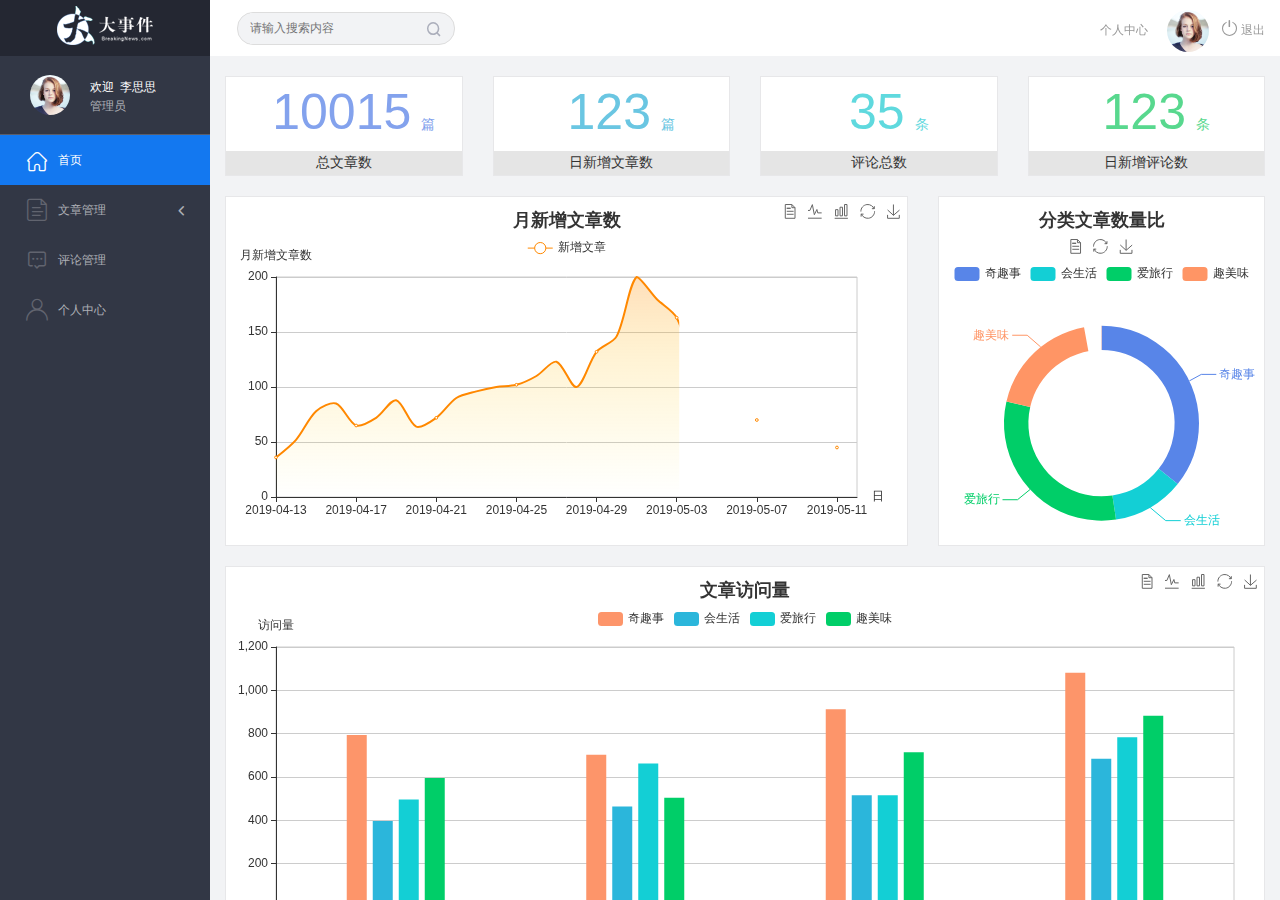
<file: web_back/index.html>
<!DOCTYPE html>
<html lang="en">

<head>
    <meta charset="UTF-8">
    <meta name="viewport" content="width=device-width, initial-scale=1.0">
    <meta http-equiv="X-UA-Compatible" content="ie=edge">
    <title>大事件-后台首页</title>
    <link rel="stylesheet" href="js/bootstrap/css/bootstrap.min.css">
    <link rel="stylesheet" href="css/reset.css">
    <link rel="stylesheet" href="css/iconfont.css">
    <link rel="stylesheet" href="css/main.css">
    <script src="js/jquery-1.12.4.min.js"></script>
</head>

<body>
    <div class="sider">
        <a href="#" class="logo"><img src="images/logo02.png" alt="logo"></a>
        <div class="user_info">
            <img src="images/2.jpg" alt="person">
            <span>欢迎&nbsp;&nbsp;李思思</span>
            <b>管理员</b>
        </div>
        <div class="menu">
            <div class="level01 active"><a href="main_count.html" target="main_frame"><i
                        class="iconfont icon-yidiandiantubiao04"></i><span>首页</span></a></div>
            <div class="level01"><a href="#"><i class="iconfont icon-icon-article"></i><span>文章管理</span><b
                        class="iconfont icon-arrowdownl"></b></a></div>
            <ul class="level02">
                <li><a href="article_list.html" target="main_frame"><i
                            class="iconfont icon-previewright"></i><span>文章列表</span></a></li>
                <li><a href="article_release.html" target="main_frame"><i
                            class="iconfont icon-previewright"></i><span>发表文章</span></a></li>
                <li><a href="article_category.html" target="main_frame"><i
                            class="iconfont icon-previewright"></i><span>文章类别管理</span></a></li>
            </ul>

            <div class="level01"><a href="comment_list.html" target="main_frame"><i
                        class="iconfont icon-comment"></i><span>评论管理</span></a></div>
            <div class="level01"><a href="user.html" target="main_frame"><i
                        class="iconfont icon-user"></i><span>个人中心</span></a></div>
        </div>
    </div>

    <div class="header_bar">
        <form class="search_form">
            <input type="text" placeholder="请输入搜索内容">
            <i class="iconfont icon-search"></i>
        </form>
        <div class="user_center_link">
            <a href="user.html" onclick="setMenu(3,0)" target="main_frame">个人中心</a>
            <img src="images/2.jpg" alt="person">
            <a href="#" class="logingout"><i class="iconfont icon-tuichu"></i> 退出</a>
        </div>
    </div>

    <div class="main" id="main_body">
        <iframe src="main_count.html" frameborder="0" id="main_frame" name="main_frame" frameborder="0"
            scrolling="auto"></iframe>
    </div>

    <!-- 退出模拟框 -->
    <div class="modal fade" tabindex="-1" role="dialog">
        <div class="modal-dialog" role="document">
            <div class="modal-content">
                <div class="modal-header">
                    <button type="button" class="close" data-dismiss="modal" aria-label="Close"><span
                            aria-hidden="true">&times;</span></button>
                    <h4 class="modal-title">提示</h4>
                </div>
                <div class="modal-body">
                    <p>你确定要退出?</p>
                </div>
                <div class="modal-footer">
                    <button type="button" class="btn btn-default" data-dismiss="modal">我再看看</button>
                    <button type="button" class="btn btn-primary btn-out">残忍退出</button>
                </div>
            </div><!-- /.modal-content -->
        </div><!-- /.modal-dialog -->
    </div><!-- /.modal -->



    <script>
        var $level01 = $('.level01');
        var $subli = $('.level02 li')
        $level01.click(function () {
            $level01.not($(this)).removeClass('active');
            $(this).addClass('active');

            if ($(this).next().hasClass('level02')) {
                $(this).next().slideToggle();
                $(this).find('b').toggleClass('rotate0');
            } else {
                $subli.removeClass('active');
            }
        })

        $subli.click(function () {
            $subli.not($(this)).removeClass('active');
            $(this).addClass('active');

            if (!$(this).parent().prev().hasClass('active')) {
                $level01.removeClass('active');
                $(this).parent().prev().addClass('active');
            }
        })

        function resizeFrame() {
            var frame_w = $('#main_body').outerWidth();
            var frame_h = $('#main_body').outerHeight();
            $('#main_frame').css({ 'width': frame_w, 'height': frame_h });
        }

        resizeFrame();

        $(window).resize(function () {
            resizeFrame();
        })


        function setMenu(m, n) {
            $level01.eq(m).addClass('active').siblings().not('.level02').removeClass('active');
            if (m != 1) {
                $('.level02').slideUp();
            } else {
                $('.level02').slideDown();
                $('.level02').children().eq(n).addClass('active').siblings().removeClass('active');
            }
        }

    </script>

</body>

</html>
<!-- 导入bs js库 -->
<script src="js/bootstrap/js/bootstrap.min.js"></script>

<script>
    // 用户退出
    /*
    1. 退出 按钮绑定点击事件
    2. 点了提示用户 是否退出
     1. 确认
      1. ajax发送
      2. 提示成功之后
      3. 去登录页
     2. 取消 关闭提示框

    */
    $(function () {
        //给退出按钮绑定点击事件
        $('.logingout').click(function () {
         $('.modal').modal();
        })

        //给确认退出按钮绑定点击事件
        $('.btn-out').click(function(){

            $.ajax({
                url:'https://autumnfish.cn/big/admin/logout',
                type:'post',
                success:function(backdata){
                    if(backdata.code==200){
                        window.location.href='./login.html';
                    }
                }
            })
        })


    })
</script>
</file>
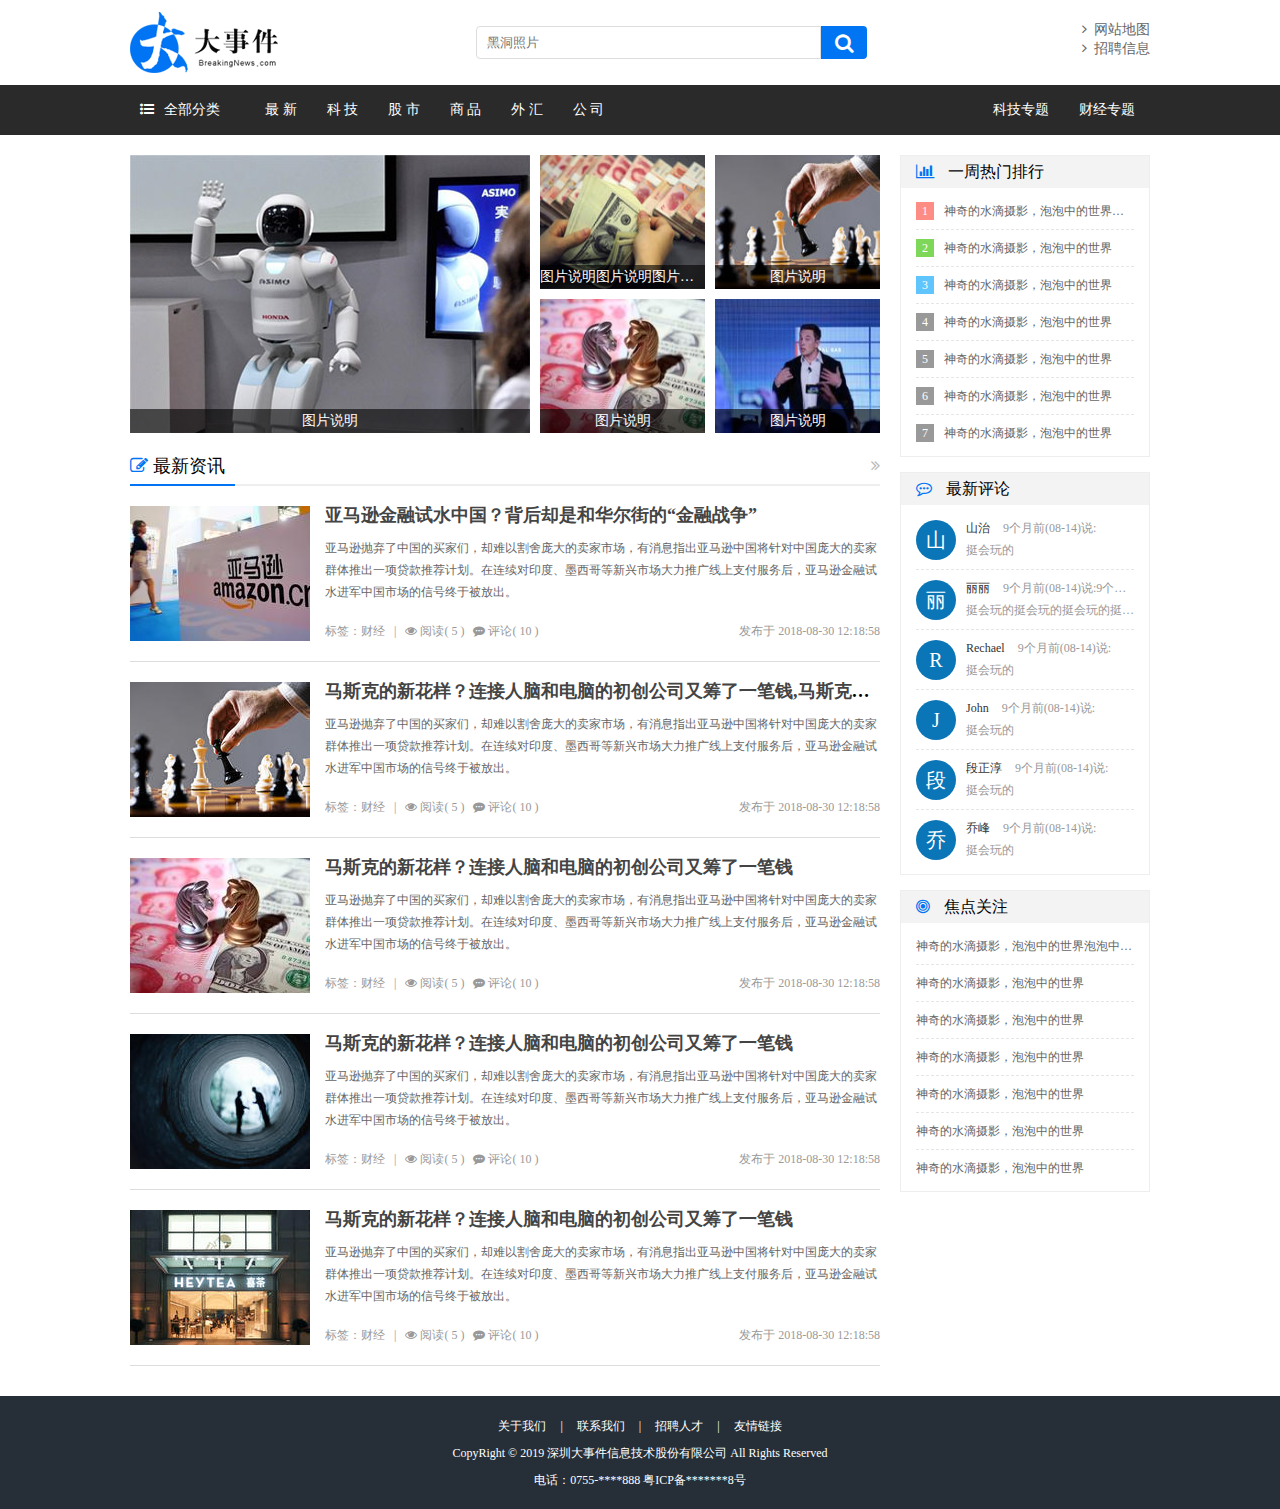
<file: web_front/index.html>
<!DOCTYPE html>
<html lang="en">

<head>
    <meta charset="UTF-8">
    <meta name="viewport" content="width=device-width, initial-scale=1.0">
    <meta http-equiv="X-UA-Compatible" content="ie=edge">
    <title>大事件-首页</title>
    <link rel="stylesheet" href="css/reset.css">
    <link rel="stylesheet" href="css/font-awesome.min.css">
    <link rel="stylesheet" href="css/main.css">
</head>

<body>
    <div class="header">
        <a href="#" class="logo fl"><img src="images/logo.png" alt="logo"></a>
        <div class="search_form fl">
            <input type="text" class="search_txt" placeholder="黑洞照片">
            <button class="search_btn"><i class="fa fa-search"></i></button>
        </div>
        <div class="link_info fr">
            <a href="#"><i class="fa fa-angle-right"></i>&nbsp;&nbsp;网站地图</a><br>
            <a href="#"><i class="fa fa-angle-right"></i>&nbsp;&nbsp;招聘信息</a>
        </div>
    </div>

    <div class="menu_con">
        <div class="menu">
            <div class="menu_collapse fl">
                <a href="javascript:;" class="level_one"><i class="fa fa-list-ul"></i>全部分类</a>
                <ul class="level_two">
                    <li class="up"></li>
                    <li><a href="#">最 新</a></li>
                    <li><a href="#">科 技</a></li>
                    <li><a href="#">股 市</a></li>
                    <li><a href="#">商 品</a></li>
                    <li><a href="#">外 汇</a></li>
                    <li><a href="#">公 司</a></li>
                </ul>
            </div>
            <ul class="left_menu fl">
                <li><a href="#">最 新</a></li>
                <li><a href="#">科 技</a></li>
                <li><a href="#">股 市</a></li>
                <li><a href="#">商 品</a></li>
                <li><a href="#">外 汇</a></li>
                <li><a href="#">公 司</a></li>
            </ul>
            <ul class="right_menu fr">
                <li><a href="#">科技专题</a></li>
                <li><a href="#">财经专题</a></li>
            </ul>
        </div>
    </div>

    <div class="main_con clearfix">
        <div class="left_con">
            <ul class="focus_list">
                <li class="first">
                    <a href="#"><img src="images/pic01.jpg" alt=""></a>
                    <p>图片说明</p>
                </li>
                <li>
                    <a href="#"><img src="images/pic02.jpg" alt=""></a>
                    <p>图片说明图片说明图片说明图片说明图片说明图片说明图片说明图片说明图片说明</p>
                </li>
                <li>
                    <a href="#"><img src="images/pic03.jpg" alt=""></a>
                    <p>图片说明</p>
                </li>
                <li>
                    <a href="#"><img src="images/pic05.jpg" alt=""></a>
                    <p>图片说明</p>
                </li>
                <li>
                    <a href="#"><img src="images/pic06.jpg" alt=""></a>
                    <p>图片说明</p>
                </li>
            </ul>

            <div class="common_title">
                <h3><i class="fa fa-edit"></i> 最新资讯</h3>
                <a href="#" class="more"><i class="fa fa-angle-double-right"></i></a>
            </div>

            <div class="common_news_list">
                <a href="#" class="list_pic"><img src="images/pic09.jpg" alt=""></a>
                <h4><a href="#">亚马逊金融试水中国？背后却是和华尔街的“金融战争” </a></h4>
                <p>亚马逊抛弃了中国的买家们，却难以割舍庞大的卖家市场，有消息指出亚马逊中国将针对中国庞大的卖家群体推出一项贷款推荐计划。在连续对印度、墨西哥等新兴市场大力推广线上支付服务后，亚马逊金融试水进军中国市场的信号终于被放出。
                </p>
                <div class="new_info">
                    <span>标签：财经&nbsp;&nbsp;&nbsp;|&nbsp;&nbsp;&nbsp;<i class="fa fa-eye"></i>&nbsp;阅读( 5
                        )&nbsp;&nbsp;&nbsp;<i class="fa fa-commenting"></i>&nbsp;评论( 10 )</span>
                    <b>发布于 2018-08-30 12:18:58</b>
                </div>
            </div>

            <div class="common_news_list">
                <a href="#" class="list_pic"><img src="images/pic03.jpg" alt=""></a>
                <h4><a href="#">马斯克的新花样？连接人脑和电脑的初创公司又筹了一笔钱,马斯克的新花样？连接人脑和电脑的初创公司又筹了一笔钱</a></h4>
                <p>亚马逊抛弃了中国的买家们，却难以割舍庞大的卖家市场，有消息指出亚马逊中国将针对中国庞大的卖家群体推出一项贷款推荐计划。在连续对印度、墨西哥等新兴市场大力推广线上支付服务后，亚马逊金融试水进军中国市场的信号终于被放出。
                </p>
                <div class="new_info">
                    <span>标签：财经&nbsp;&nbsp;&nbsp;|&nbsp;&nbsp;&nbsp;<i class="fa fa-eye"></i>&nbsp;阅读( 5
                        )&nbsp;&nbsp;&nbsp;<i class="fa fa-commenting"></i>&nbsp;评论( 10 )</span>
                    <b>发布于 2018-08-30 12:18:58</b>
                </div>
            </div>

            <div class="common_news_list">
                <a href="#" class="list_pic"><img src="images/pic05.jpg" alt=""></a>
                <h4><a href="#">马斯克的新花样？连接人脑和电脑的初创公司又筹了一笔钱</a></h4>
                <p>亚马逊抛弃了中国的买家们，却难以割舍庞大的卖家市场，有消息指出亚马逊中国将针对中国庞大的卖家群体推出一项贷款推荐计划。在连续对印度、墨西哥等新兴市场大力推广线上支付服务后，亚马逊金融试水进军中国市场的信号终于被放出。
                </p>
                <div class="new_info">
                    <span>标签：财经&nbsp;&nbsp;&nbsp;|&nbsp;&nbsp;&nbsp;<i class="fa fa-eye"></i>&nbsp;阅读( 5
                        )&nbsp;&nbsp;&nbsp;<i class="fa fa-commenting"></i>&nbsp;评论( 10 )</span>
                    <b>发布于 2018-08-30 12:18:58</b>
                </div>
            </div>

            <div class="common_news_list">
                <a href="#" class="list_pic"><img src="images/pic07.jpg" alt=""></a>
                <h4><a href="#">马斯克的新花样？连接人脑和电脑的初创公司又筹了一笔钱</a></h4>
                <p>亚马逊抛弃了中国的买家们，却难以割舍庞大的卖家市场，有消息指出亚马逊中国将针对中国庞大的卖家群体推出一项贷款推荐计划。在连续对印度、墨西哥等新兴市场大力推广线上支付服务后，亚马逊金融试水进军中国市场的信号终于被放出。
                </p>
                <div class="new_info">
                    <span>标签：财经&nbsp;&nbsp;&nbsp;|&nbsp;&nbsp;&nbsp;<i class="fa fa-eye"></i>&nbsp;阅读( 5
                        )&nbsp;&nbsp;&nbsp;<i class="fa fa-commenting"></i>&nbsp;评论( 10 )</span>
                    <b>发布于 2018-08-30 12:18:58</b>
                </div>
            </div>

            <div class="common_news_list">
                <a href="#" class="list_pic"><img src="images/pic10.jpg" alt=""></a>
                <h4><a href="#">马斯克的新花样？连接人脑和电脑的初创公司又筹了一笔钱</a></h4>
                <p>亚马逊抛弃了中国的买家们，却难以割舍庞大的卖家市场，有消息指出亚马逊中国将针对中国庞大的卖家群体推出一项贷款推荐计划。在连续对印度、墨西哥等新兴市场大力推广线上支付服务后，亚马逊金融试水进军中国市场的信号终于被放出。
                </p>
                <div class="new_info">
                    <span>标签：财经&nbsp;&nbsp;&nbsp;|&nbsp;&nbsp;&nbsp;<i class="fa fa-eye"></i>&nbsp;阅读( 5
                        )&nbsp;&nbsp;&nbsp;<i class="fa fa-commenting"></i>&nbsp;评论( 10 )</span>
                    <b>发布于 2018-08-30 12:18:58</b>
                </div>
            </div>

        </div>
        <div class="right_con">
            <div class="common_wrap">
                <h3><i class="fa fa-bar-chart"></i> 一周热门排行</h3>
                <ul class="content_list">
                    <li><span class="first">1</span><a href="#">神奇的水滴摄影，泡泡中的世界泡泡中的世界</a></li>
                    <li><span class="second">2</span><a href="#">神奇的水滴摄影，泡泡中的世界</a></li>
                    <li><span class="third">3</span><a href="#">神奇的水滴摄影，泡泡中的世界</a></li>
                    <li><span>4</span><a href="#">神奇的水滴摄影，泡泡中的世界</a></li>
                    <li><span>5</span><a href="#">神奇的水滴摄影，泡泡中的世界</a></li>
                    <li><span>6</span><a href="#">神奇的水滴摄影，泡泡中的世界</a></li>
                    <li><span>7</span><a href="#">神奇的水滴摄影，泡泡中的世界</a></li>
                </ul>
            </div>
            <div class="common_wrap">
                <h3><i class="fa fa-commenting-o"></i> 最新评论</h3>
                <ul class="content_list comment_list">
                    <li>
                        <span>山</span>
                        <b><em>山治</em> 9个月前(08-14)说:</b>
                        <strong>挺会玩的</strong>
                    </li>
                    <li>
                        <span>丽</span>
                        <b><em>丽丽</em> 9个月前(08-14)说:9个月前(08-14)说:9个月前(08-14)说:</b>
                        <strong>挺会玩的挺会玩的挺会玩的挺会玩的</strong>
                    </li>
                    <li>
                        <span>R</span>
                        <b><em>Rechael</em> 9个月前(08-14)说:</b>
                        <strong>挺会玩的</strong>
                    </li>
                    <li>
                        <span>J</span>
                        <b><em>John</em> 9个月前(08-14)说:</b>
                        <strong>挺会玩的</strong>
                    </li>
                    <li>
                        <span>段</span>
                        <b><em>段正淳</em> 9个月前(08-14)说:</b>
                        <strong>挺会玩的</strong>
                    </li>
                    <li>
                        <span>乔</span>
                        <b><em>乔峰</em> 9个月前(08-14)说:</b>
                        <strong>挺会玩的</strong>
                    </li>
                </ul>
            </div>
            <div class="common_wrap">
                <h3><i class="fa fa-bullseye"></i> 焦点关注</h3>
                <ul class="content_list guanzhu_list">
                    <li><a href="#">神奇的水滴摄影，泡泡中的世界泡泡中的世界</a></li>
                    <li><a href="#">神奇的水滴摄影，泡泡中的世界</a></li>
                    <li><a href="#">神奇的水滴摄影，泡泡中的世界</a></li>
                    <li><a href="#">神奇的水滴摄影，泡泡中的世界</a></li>
                    <li><a href="#">神奇的水滴摄影，泡泡中的世界</a></li>
                    <li><a href="#">神奇的水滴摄影，泡泡中的世界</a></li>
                    <li><a href="#">神奇的水滴摄影，泡泡中的世界</a></li>
                </ul>
            </div>
        </div>
    </div>

    <div class="footer clearfix">
        <div class="foot_link">
            <a href="#">关于我们</a>
            <span>|</span>
            <a href="#">联系我们</a>
            <span>|</span>
            <a href="#">招聘人才</a>
            <span>|</span>
            <a href="#">友情链接</a>		
        </div>
        <p>CopyRight © 2019 深圳大事件信息技术股份有限公司   All Rights Reserved</p>
        <p>电话：0755-****888    粤ICP备*******8号</p>
    </div>

</body>

</html>
</file>
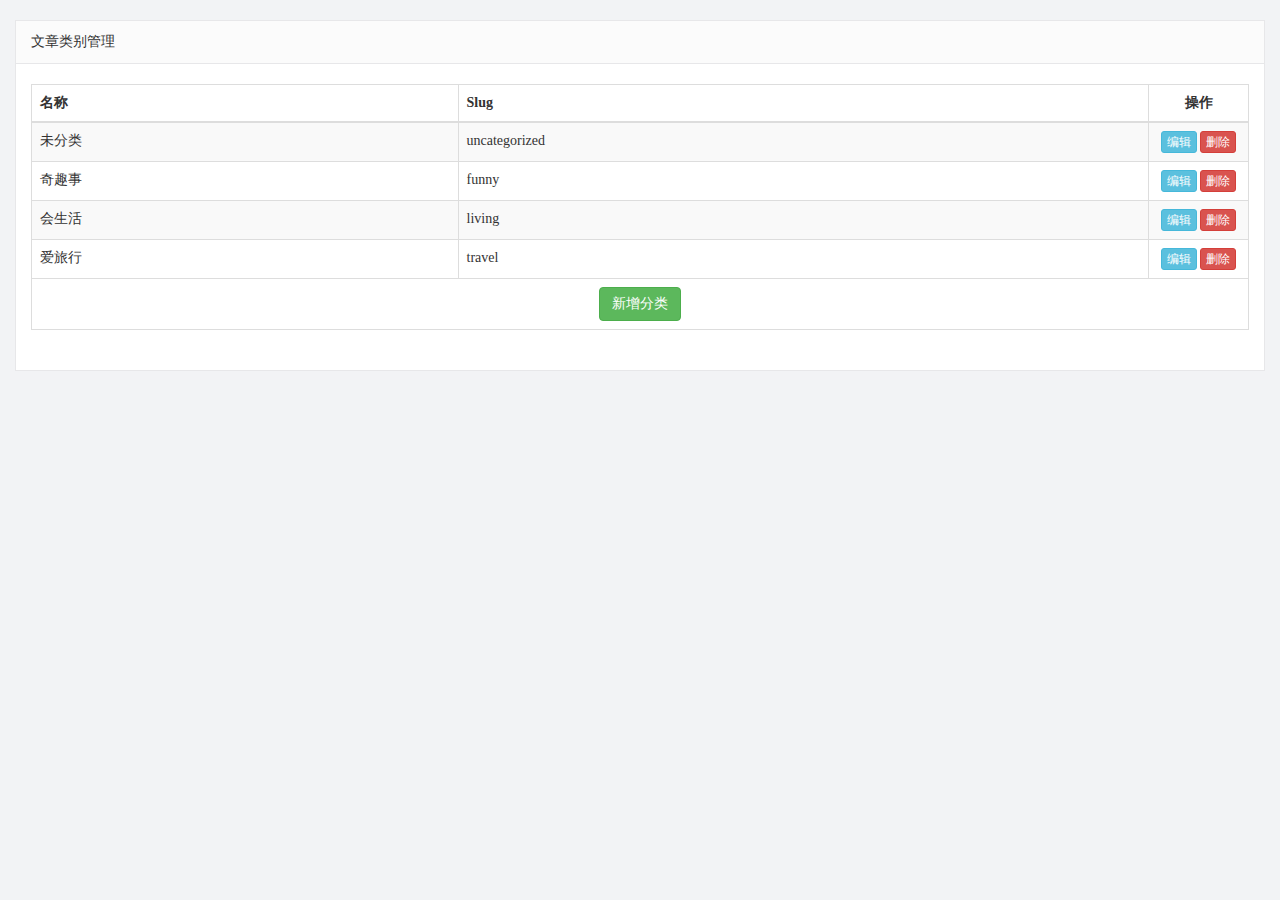
<file: web_back/article_category.html>
<!DOCTYPE html>
<html lang="en">

<head>
    <meta charset="UTF-8">
    <meta name="viewport" content="width=device-width, initial-scale=1.0">
    <meta http-equiv="X-UA-Compatible" content="ie=edge">
    <title>文章列表</title>
    <link rel="stylesheet" href="js/bootstrap/css/bootstrap.min.css">
    <link rel="stylesheet" href="css/reset.css">
    <link rel="stylesheet" href="css/iconfont.css">
    <link rel="stylesheet" href="css/main.css">
    <script src="js/jquery-1.12.4.min.js"></script>
    <script src="js/bootstrap/js/bootstrap.min.js"></script>
</head>

<body>
    <div class="container-fluid">
        <div class="common_title">
            文章类别管理
        </div>
        <div class="container-fluid common_con">
            <table class="table table-striped table-bordered table-hover mp20 category_table">
                <thead>
                    <tr>
                        <th>名称</th>
                        <th>Slug</th>
                        <th class="text-center" width="100">操作</th>
                    </tr>
                </thead>
                <tbody>
                    <tr>
                        <td>未分类</td>
                        <td>uncategorized</td>
                        <td class="text-center">
                            <a href="javascript:editTr({&quot;id&quot;:&quot;1&quot;,&quot;slug&quot;:&quot;uncategorized&quot;,&quot;name&quot;:&quot;未分类&quot;});"
                                class="btn btn-info btn-xs">编辑</a>
                            <a href="javascript:deleteTr( 1 );" class="btn btn-danger btn-xs">删除</a>
                        </td>
                    </tr>

                    <tr>
                        <td>奇趣事</td>
                        <td>funny</td>
                        <td class="text-center">
                            <a href="javascript:editTr({&quot;id&quot;:&quot;2&quot;,&quot;slug&quot;:&quot;funny&quot;,&quot;name&quot;:&quot;奇趣事&quot;});"
                                class="btn btn-info btn-xs">编辑</a>
                            <a href="javascript:deleteTr( 2 );" class="btn btn-danger btn-xs">删除</a>
                        </td>
                    </tr>

                    <tr>
                        <td>会生活</td>
                        <td>living</td>
                        <td class="text-center">
                            <a href="javascript:editTr({&quot;id&quot;:&quot;3&quot;,&quot;slug&quot;:&quot;living&quot;,&quot;name&quot;:&quot;会生活&quot;});"
                                class="btn btn-info btn-xs">编辑</a>
                            <a href="javascript:deleteTr( 3 );" class="btn btn-danger btn-xs">删除</a>
                        </td>
                    </tr>

                    <tr>
                        <td>爱旅行</td>
                        <td>travel</td>
                        <td class="text-center">
                            <a href="javascript:editTr({&quot;id&quot;:&quot;4&quot;,&quot;slug&quot;:&quot;travel&quot;,&quot;name&quot;:&quot;爱旅行&quot;});"
                                class="btn btn-info btn-xs">编辑</a>
                            <a href="javascript:deleteTr( 4 );" class="btn btn-danger btn-xs">删除</a>
                        </td>
                    </tr>
                </tbody>
                <tfoot>
                    <tr>
                        <td colspan="3" class="text-center">
                            <a href="#" class="btn btn-success" data-toggle="modal" data-target="#addModal">新增分类</a>
                        </td>
                    </tr>
                </tfoot>
            </table>
        </div>
    </div>

    <div class="modal fade" id="addModal" >
        <div class="modal-dialog" role="document">
          <div class="modal-content">
            <div class="modal-header">
              <button type="button" class="close" data-dismiss="modal" aria-label="Close"></button>
              <h4 class="modal-title">新增分类</h4>
            </div>
            <div class="modal-body">
              <form>
                <div class="form-group">
                  <label for="recipient-name" class="control-label">分类名称:</label>
                  <input type="text" class="form-control" id="recipient-name">
                </div>
                <div class="form-group">
                  <label for="message-text" class="control-label">分类别名:</label>
                  <input type="text" class="form-control" id="recipient-name">
                </div>
              </form>
            </div>
            <div class="modal-footer">
              <button type="button" class="btn btn-default" id="model_shutoff">关闭</button>
              <button type="button" class="btn btn-primary" id="model_add">新增</button>
            </div>
          </div>
        </div>
      </div>

      <script>
          $('#addModal').modal({
            show:false,
            backdrop:false
          });

          $('#model_shutoff').click(function(){
            alert('shutoff');
            $('#addModal').modal('hide');
          });

          $('#model_add').click(function(){
            alert('add');
            $('#addModal').modal('hide');
          });

          $('.category_table').delegate('a','click',function(){
              if($(this).hasClass('btn-info')){
                $('#addModal .modal-title').html('修改分类名称');
                $('#addModal').modal('show');
              }
          })      
      </script>

</body>

</html>
</file>
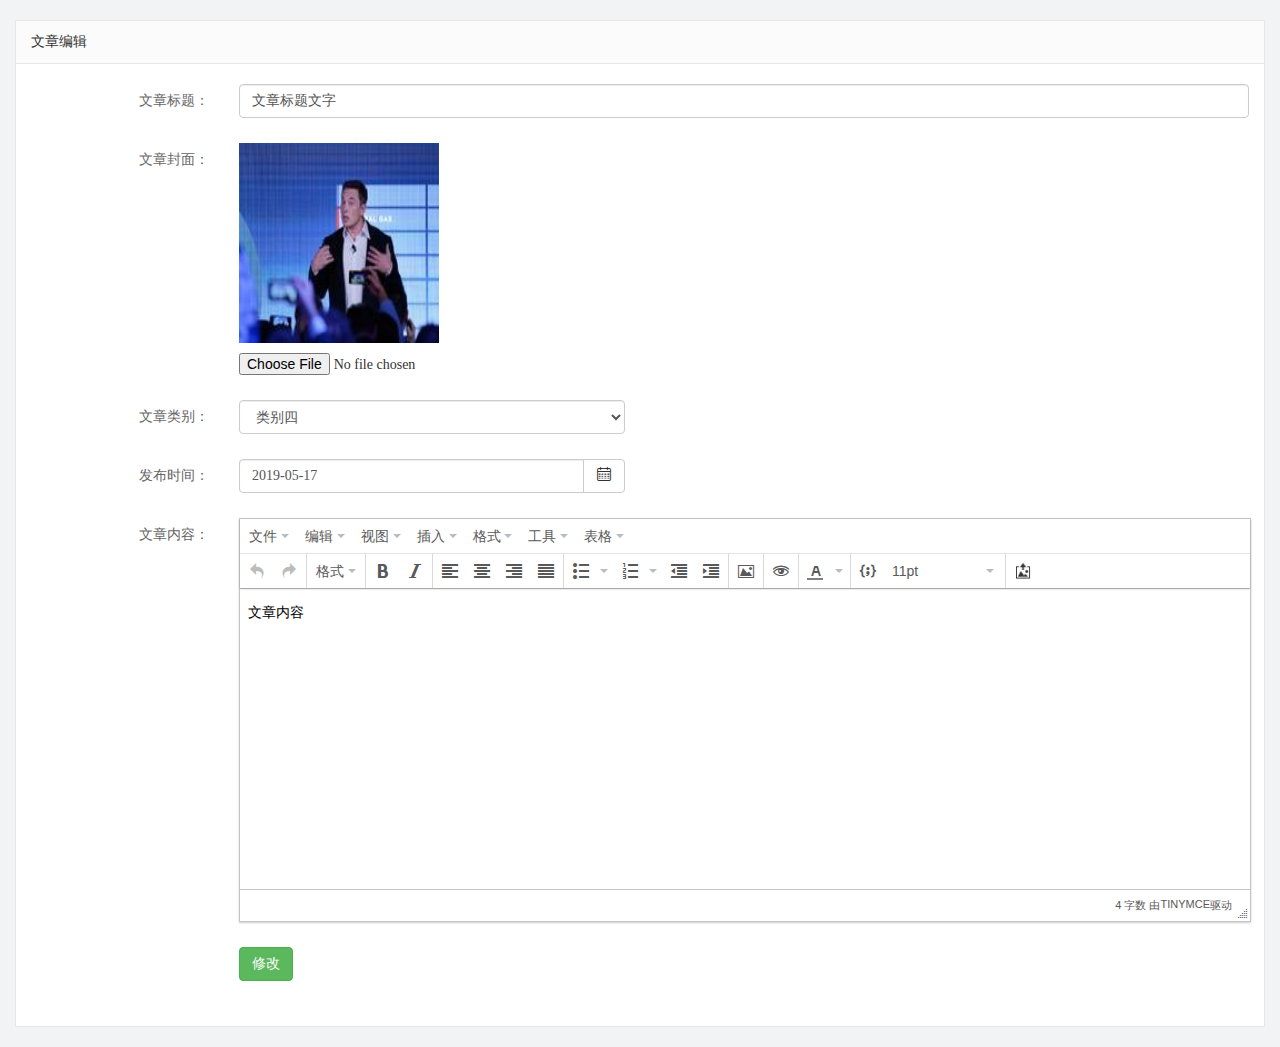
<file: web_back/article_edit.html>
<!DOCTYPE html>
<html lang="en">

<head>
    <meta charset="UTF-8">
    <meta name="viewport" content="width=device-width, initial-scale=1.0">
    <meta http-equiv="X-UA-Compatible" content="ie=edge">
    <title>文章列表</title>
    <link rel="stylesheet" href="js/bootstrap/css/bootstrap.min.css">
    <link rel="stylesheet" href="css/reset.css">
    <link rel="stylesheet" href="css/iconfont.css">
    <link rel="stylesheet" href="css/main.css">
    <link type="text/css" rel="stylesheet" href="js/jedate/css/jedate.css">
    <script src="js/jquery-1.12.4.min.js"></script>
    <script src="js/jedate/js/jedate.js"></script>
    <script src="js/tinymce/js/tinymce/tinymce.min.js"></script>
    <script src="js/tinymce/js/tinymce_setup.js"></script>
</head>

<body>
    <div class="container-fluid">
        <div class="common_title">
            文章编辑
        </div>
        <div class="container-fluid common_con">
            <form class="form-horizontal article_form">
                <div class="form-group">
                    <label for="inputEmail3" class="col-sm-2 control-label">文章标题：</label>
                    <div class="col-sm-10">
                        <input type="email" class="form-control" id="inputEmail3" value="文章标题文字">
                    </div>
                </div>
                <div class="form-group">
                    <label for="inputPassword3" class="col-sm-2 control-label">文章封面：</label>
                    <div class="col-sm-10">
                        <img src="images/pic06.jpg" class="article_cover">
                        <input type="file" id="exampleInputFile">
                    </div>
                </div>
                <div class="form-group">
                    <label for="inputEmail3" class="col-sm-2 control-label">文章类别：</label>
                    <div class="col-sm-4">
                        <select class="form-control">
                            <option>类别一</option>
                            <option>类别二</option>
                            <option>类别三</option>
                            <option selected>类别四</option>
                            <option>类别五</option>
                        </select>
                    </div>
                </div>
                <div class="form-group">
                    <label for="inputEmail3" class="col-sm-2 control-label">发布时间：</label>
                    <div class="col-sm-4">

                        <div class="input-group">
                            <input type="text" class="form-control" value="2019-05-17" id="dateinput">
                            <span class="input-group-btn">
                                <button class="btn btn-default" type="button"
                                    onclick="jeDate('#dateinput',{trigger:false,format: 'YYYY-MM-DD'})"><i
                                        class="iconfont icon-icondate"></i></button>
                            </span>
                        </div>
                    </div>
                </div>
                <div class="form-group">
                    <label for="inputEmail3" class="col-sm-2 control-label">文章内容：</label>
                    <div class="col-sm-10">
                        <input type="text" class="form-control" id="rich_content" name="content" placeholder="文章内容" value="文章内容">
                    </div>
                </div>
                <div class="form-group">
                    <div class="col-sm-offset-2 col-sm-10">
                        <button type="submit" class="btn btn-success">修改</button>
                    </div>
                </div>
            </form>
        </div>
    </div>

</body>

</html>
</file>
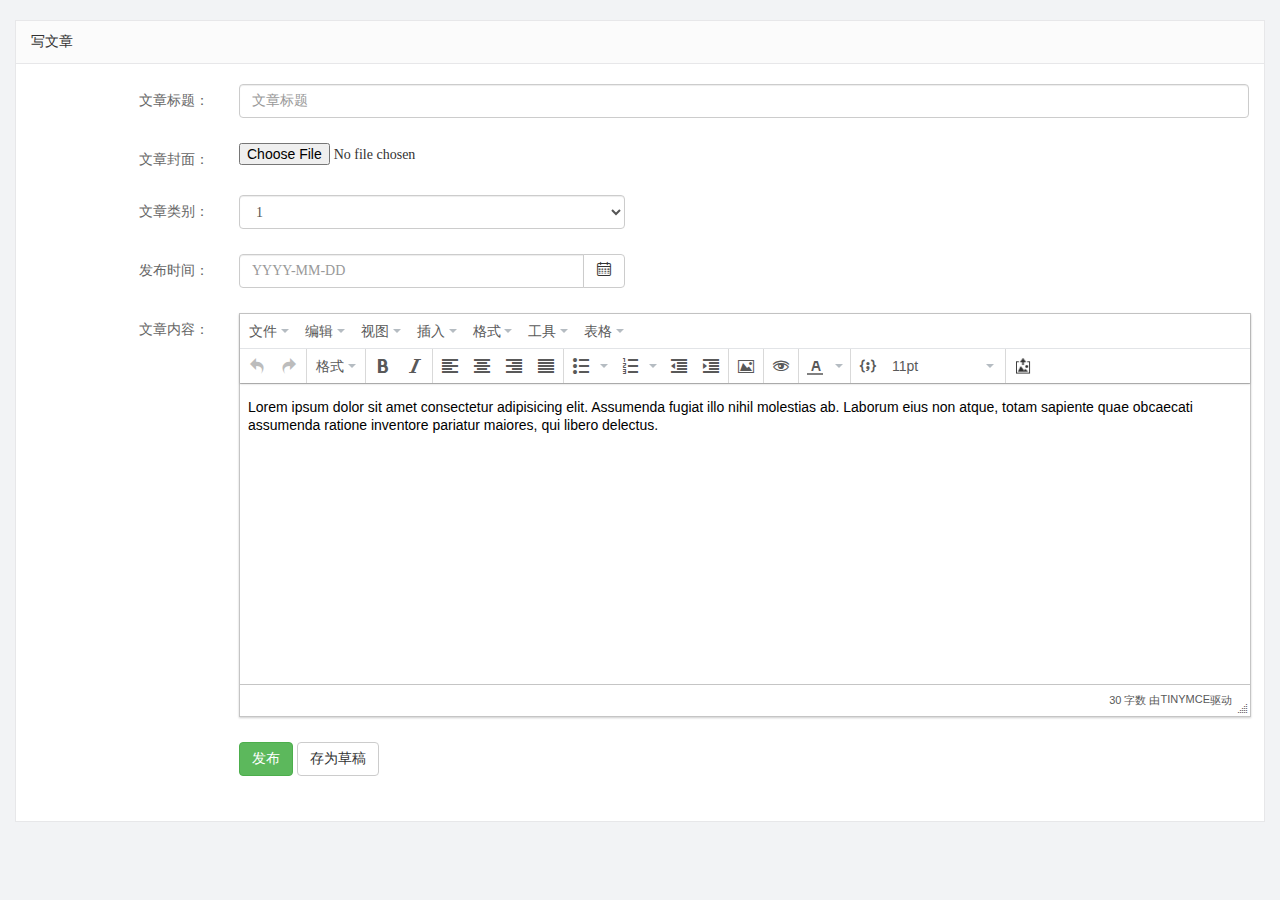
<file: web_back/article_release.html>
<!DOCTYPE html>
<html lang="en">

<head>
    <meta charset="UTF-8">
    <meta name="viewport" content="width=device-width, initial-scale=1.0">
    <meta http-equiv="X-UA-Compatible" content="ie=edge">
    <title>文章列表</title>
    <link rel="stylesheet" href="js/bootstrap/css/bootstrap.min.css">
    <link rel="stylesheet" href="css/reset.css">
    <link rel="stylesheet" href="css/iconfont.css">
    <link rel="stylesheet" href="css/main.css">
    <link type="text/css" rel="stylesheet" href="js/jedate/css/jedate.css">
    <script src="js/jquery-1.12.4.min.js"></script>
    <script src="js/jedate/js/jedate.js"></script>
    <script src="js/tinymce/js/tinymce/tinymce.min.js"></script>
    <script src="js/tinymce/js/tinymce_setup.js"></script>
</head>

<body>
    <div class="container-fluid">
        <div class="common_title">
            写文章
        </div>
        <div class="container-fluid common_con">
            <form class="form-horizontal article_form">
                <div class="form-group">
                    <label for="inputEmail3" class="col-sm-2 control-label">文章标题：</label>
                    <div class="col-sm-10">
                        <input type="email" class="form-control" id="inputEmail3" placeholder="文章标题">
                    </div>
                </div>
                <div class="form-group">
                    <label for="inputPassword3" class="col-sm-2 control-label">文章封面：</label>
                    <div class="col-sm-10">
                        <input type="file" id="exampleInputFile">
                    </div>
                </div>
                <div class="form-group">
                    <label for="inputEmail3" class="col-sm-2 control-label">文章类别：</label>
                    <div class="col-sm-4">
                        <select class="form-control">
                            <option>1</option>
                            <option>2</option>
                            <option>3</option>
                            <option>4</option>
                            <option>5</option>
                        </select>
                    </div>
                </div>
                <div class="form-group">
                    <label for="inputEmail3" class="col-sm-2 control-label">发布时间：</label>
                    <div class="col-sm-4">

                        <div class="input-group">
                            <input type="text" class="form-control" placeholder="YYYY-MM-DD" id="dateinput">
                            <span class="input-group-btn">
                                <button class="btn btn-default" type="button"
                                    onclick="jeDate('#dateinput',{trigger:false,format: 'YYYY-MM-DD'})"><i
                                        class="iconfont icon-icondate"></i></button>
                            </span>
                        </div>
                    </div>
                </div>
                <div class="form-group">
                    <label for="inputEmail3" class="col-sm-2 control-label">文章内容：</label>
                    <div class="col-sm-10">
                        <textarea class="form-control" id="rich_content" name="content" placeholder="文章内容">
                            Lorem ipsum dolor sit amet consectetur adipisicing elit. Assumenda fugiat illo nihil molestias ab. Laborum eius non atque, totam sapiente quae obcaecati assumenda ratione inventore pariatur maiores, qui libero delectus.
                            </textarea>
                    </div>
                </div>
                <div class="form-group">
                    <div class="col-sm-offset-2 col-sm-10">
                        <button type="submit" class="btn btn-success">发布</button>
                        <button type="submit" class="btn btn-default">存为草稿</button>
                    </div>
                </div>
            </form>
        </div>
    </div>

</body>

</html>
</file>
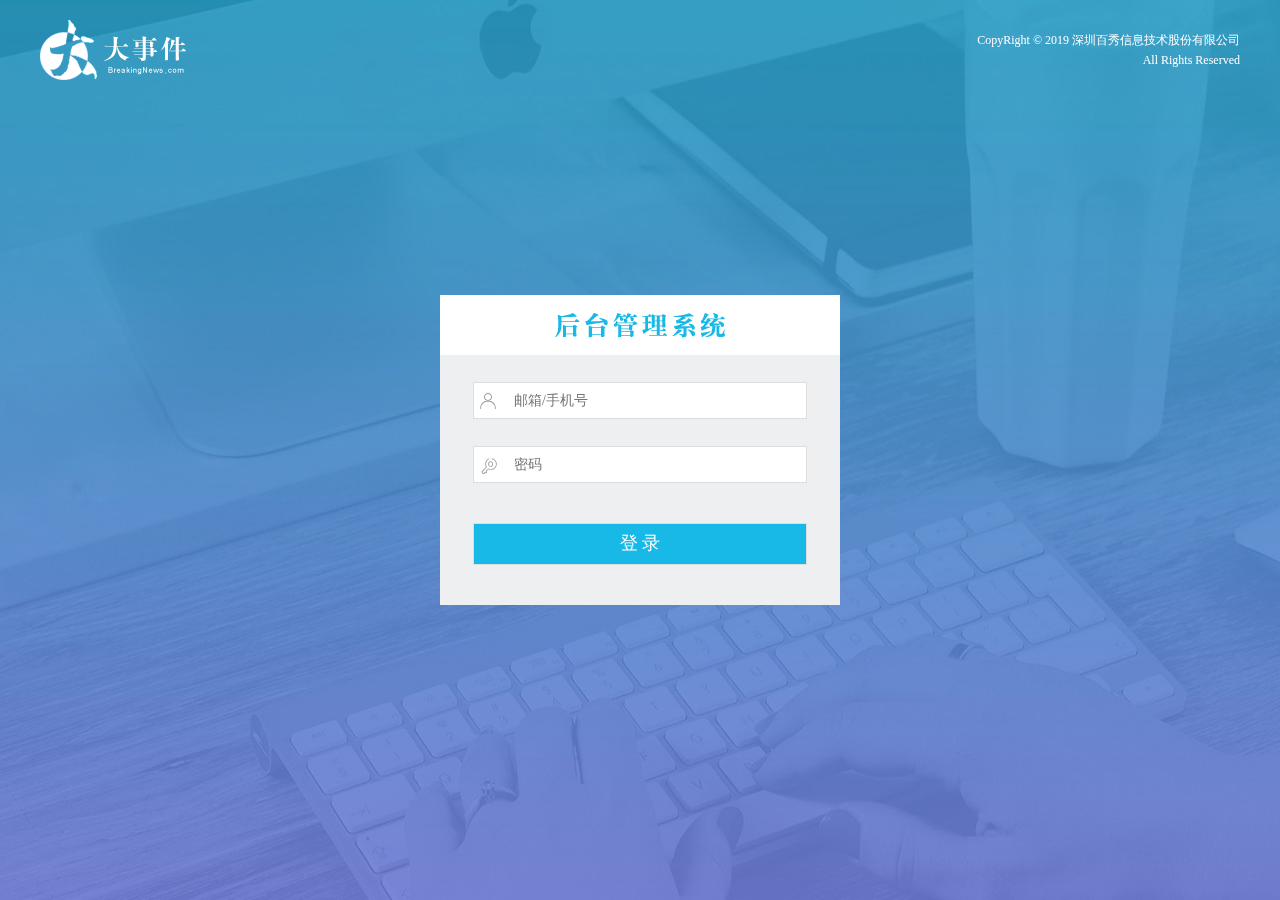
<file: web_back/login.html>
<!DOCTYPE html>
<html lang="en">

<head>
    <meta charset="UTF-8">
    <meta name="viewport" content="width=device-width, initial-scale=1.0">
    <meta http-equiv="X-UA-Compatible" content="ie=edge">
    <title>大事件-后台登录页</title>
    <!-- 引入bs样式 -->
    <link rel="stylesheet" href="js/bootstrap/css/bootstrap.min.css">

    <link rel="stylesheet" type="text/css" href="css/reset.css">
    <link rel="stylesheet" type="text/css" href="css/iconfont.css">
    <link rel="stylesheet" type="text/css" href="css/main.css">

</head>

<body>
    <div class="main_wrap">
        <div class="header">
            <a href="#" class="logo"><img src="images/logo.png" alt=""></a>
            <div class="copyright">CopyRight © 2019 深圳百秀信息技术股份有限公司<br>All Rights Reserved</div>
        </div>

        <div class="login_form_con">
            <div class="login_title"></div>
            <form class="login_form">
                <i class="iconfont icon-user"></i>
                <i class="iconfont icon-key"></i>
                <input type="text" class="input_txt" placeholder="邮箱/手机号">
                <input type="password" class="input_pass" placeholder="密码">
                <input type="submit" class="input_sub" value="登 录">
            </form>
        </div>
    </div>

    <!-- 模态框 -->
    <div class="modal fade " tabindex="-1" role="dialog">
        <div class="modal-dialog" role="document">
            <div class="modal-content">
                <div class="modal-header">
                    <button type="button" class="close" data-dismiss="modal" aria-label="Close"><span
                            aria-hidden="true">&times;</span></button>
                    <h4 class="modal-title">提示框</h4>
                </div>
                <div class="modal-body">
                    <p>请输入正确的用户名和密码</p>
                </div>

            </div>
        </div>
    </div>

</body>

</html>
<!-- 导入jqery文件 -->
<script src="js/jquery-1.12.4.min.js"></script>
<!-- 导入bs js文件 -->
<script src="js/bootstrap/js/bootstrap.min.js"></script>

<script>
    /*
    1. 为登录按钮绑定点击事件
    2. 获取用户名和密码
    1. 非空判断
    2. 为空 提示用户 
    3. 不为空才往下执行
     3. ajax调用接口
    4. 数据返回之后
     1. 成功  去首页
     2. 失败 弹框提示用户
 
    */
    $(function () {

        //阻止表单默认事件
        $('.login_form').submit(function (e) {
            e.preventDefault();
        });

        $('.input_sub').click(function () {

            //获取邮箱,密码文本框中的内容
            var user_name = $('.input_txt').val();
            var password = $('.input_pass').val();

            //非空判断
            if (user_name == '' || password == '') {
                //提示用户
                $('.modal').modal();
                $('.modal-body p').text('请输入用户名或密码');
                return;
            }

            $.ajax({
                url: 'https://autumnfish.cn/big/admin/login',
                type: 'post',
                data: {
                    user_name: user_name,
                    password: password,
                },
                success: function (backdata) {
                    // console.log(backdata);
                    //判断成功去首页
                    if (backdata.code == 200) {
                        $('.modal').modal();
                        $('.modal-body p').text('欢迎回来~~~');
                        setTimeout(function () {
                            window.open('./index.html');
                        }, 1000)

                    } else if (backdata.code == 400) {
                        //失败提示用户
                        $('.modal').modal();
                        $('.modal-body p').text('用户名或密码错误');
                    }
                }
            })
        });


    })
</script>
</file>
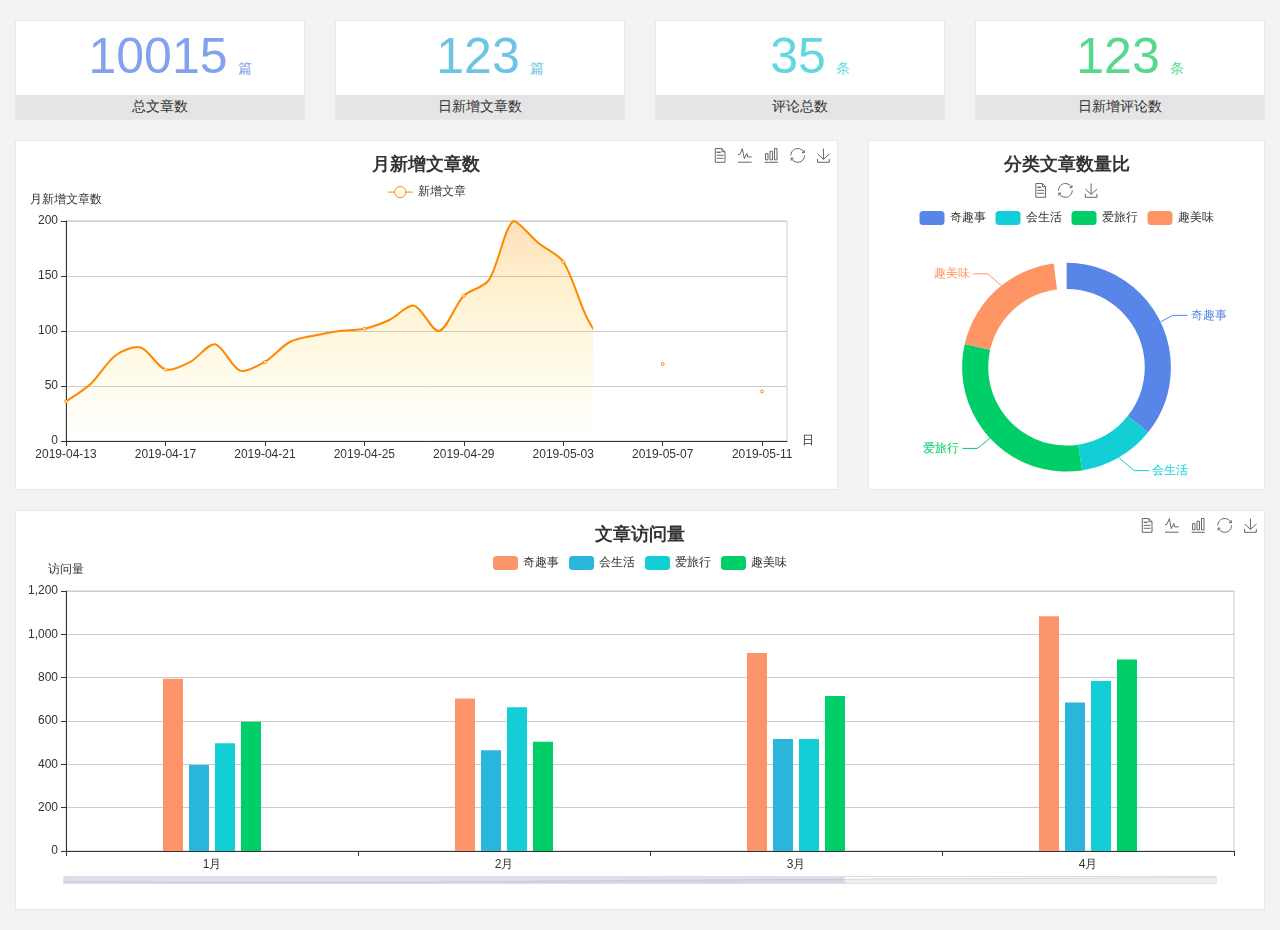
<file: web_back/main_count.html>
<!DOCTYPE html>
<html lang="en">

<head>
    <meta charset="UTF-8">
    <meta name="viewport" content="width=device-width, initial-scale=1.0">
    <meta http-equiv="X-UA-Compatible" content="ie=edge">
    <title>图表统计</title>
    <link rel="stylesheet" href="js/bootstrap/css/bootstrap.min.css">
    <link rel="stylesheet" href="css/reset.css">
    <link rel="stylesheet" href="css/iconfont.css">
    <link rel="stylesheet" href="css/main.css">
    <script src="js/jquery-1.12.4.min.js"></script>
    <script type="text/javascript" src="js/echarts.min.js"></script>
</head>

<body>
    <div class="container-fluid">
        <div class="row spannel_list">
            <div class="col-sm-3 col-xs-6">
                <div class="spannel">
                    <em>10015</em><span>篇</span>
                    <b>总文章数</b>
                </div>
            </div>
            <div class="col-sm-3 col-xs-6">
                <div class="spannel scolor01">
                    <em>123</em><span>篇</span>
                    <b>日新增文章数</b>
                </div>
            </div>
            <div class="col-sm-3 col-xs-6">
                <div class="spannel scolor02">
                    <em>35</em><span>条</span>
                    <b>评论总数</b>
                </div>
            </div>
            <div class="col-sm-3 col-xs-6">
                <div class="spannel scolor03">
                    <em>123</em><span>条</span>
                    <b>日新增评论数</b>
                </div>
            </div>
        </div>
    </div>

    <div class="container-fluid">
        <div class="row curve-pie">
            <div class="col-lg-8 col-md-8">
                <div class="gragh_pannel" id="curve_show"></div>
            </div>
            <div class="col-lg-4 col-md-4">
                <div class="gragh_pannel"  id="pie_show"></div>
            </div>
        </div>
    </div>

    <div class="container-fluid">
        <div class="column_pannel"  id="column_show"></div>
    </div>

    <script>
        var oChart = echarts.init(document.getElementById('curve_show'));
        var aList_all = [
          {'count':36,'date':'2019-04-13'},
          {'count':52,'date':'2019-04-14'},
          {'count':78,'date':'2019-04-15'},
          {'count':85,'date':'2019-04-16'},
          {'count':65,'date':'2019-04-17'},
          {'count':72,'date':'2019-04-18'},
          {'count':88,'date':'2019-04-19'},
          {'count':64,'date':'2019-04-20'},
          {'count':72,'date':'2019-04-21'},
          {'count':90,'date':'2019-04-22'},
          {'count':96,'date':'2019-04-23'},
          {'count':100,'date':'2019-04-24'},
          {'count':102,'date':'2019-04-25'},
          {'count':110,'date':'2019-04-26'},
          {'count':123,'date':'2019-04-27'},
          {'count':100,'date':'2019-04-28'},
          {'count':132,'date':'2019-04-29'},
          {'count':146,'date':'2019-04-30'},
          {'count':200,'date':'2019-05-01'},
          {'count':180,'date':'2019-05-02'},
          {'count':163,'date':'2019-05-03'},
          {'count':110,'date':'2019-05-04'},
          {'count':80,'date':'2019-05-05'},
          {'count':82,'date':'2019-05-06'},
          {'count':70,'date':'2019-05-07'},
          {'count':65,'date':'2019-05-08'},
          {'count':54,'date':'2019-05-09'},
          {'count':40,'date':'2019-05-10'},
          {'count':45,'date':'2019-05-11'},
          {'count':38,'date':'2019-05-12'},
        ];

        let aCount = [];
        let aDate = [];

        for(var i=0;i<aList_all.length;i++){
            aCount.push(aList_all[i].count);
            aDate.push(aList_all[i].date);
        }

        var chartopt = {
                  title:{
                      text: '月新增文章数',
                      left: 'center',
                      top: '10'
                  },
                  tooltip:{
                      trigger: 'axis'
                  },
                  legend: {
                      data:['新增文章'],
                      top: '40'
                  },
                  toolbox: {
                      show : true,
                      feature : {
                          mark : {show: true},
                          dataView : {show: true, readOnly: false},
                          magicType : {show: true, type: ['line','bar']},
                          restore : {show: true},
                          saveAsImage : {show: true}
                      }
                  },
                  calculable : true,               
                  xAxis : [
                      {
                          name: '日',
                          type : 'category',
                          boundaryGap : false,
                          data :aDate
                      }
                  ],        
                  yAxis : [
                      {
                          name: '月新增文章数',
                          type : 'value'
                      }
                  ],      
                  series : [
					        {
					            name:'新增文章',
					            type:'line',
					            smooth:true,
					            itemStyle: {normal: {areaStyle: {type: 'default'}, color: '#f80'}, lineStyle: {color: '#f80'}},
					            data:aCount
                            }],
                            areaStyle:{
						        normal:{
						            color: new echarts.graphic.LinearGradient(0, 0, 0, 1, [{
						                offset: 0,
						                color: 'rgba(255,136,0,0.39)'
						            }, {
						                offset: .34,
						                color: 'rgba(255,180,0,0.25)'
						            },{
						                offset: 1,
						                color: 'rgba(255,222,0,0.00)'
						            }])

						        }
						    },
                  grid: {
                      show: true,             
                      x:50,
                      x2:50,
                      y:80,
                      height:220
                  }                 
            };

        oChart.setOption(chartopt);


        var oPie = echarts.init(document.getElementById('pie_show'));
        var oPieopt =  
        {
          title : {
              top:10,
              text: '分类文章数量比',
              x:'center'
          },
          tooltip : {
              trigger: 'item',
              formatter: "{a} <br/>{b} : {c} ({d}%)"
          },
          color:['#5885e8','#13cfd5','#00ce68','#ff9565'],
          legend: {
              x : 'center',
              top:65,
              data:['奇趣事','会生活','爱旅行','趣美味']
          },
          toolbox: {
              show : true,
              x : 'center',
              top:35,
              feature : {
                  mark : {show: true},
                  dataView : {show: true, readOnly: false},
                  magicType : {
                      show: true, 
                      type: ['pie', 'funnel'],
                      option: {
                          funnel: {
                              x: '25%',
                              width: '50%',
                              funnelAlign: 'left',
                              max: 1548
                          }
                      }
                  },
                  restore : {show: true},
                  saveAsImage : {show: true}
              }
          },
          calculable : true,
          series : [
              {
                  name:'访问来源',
                  type:'pie',
                  radius: ['45%', '60%'],
                  center: ['50%', '65%'],
                  data:[
                      {value:300, name:'奇趣事'},
                      {value:100, name:'会生活'},
                      {value:260, name:'爱旅行'},                   
                      {value:180,name:'趣美味'}
                  ]
              }
          ]
      };
      oPie.setOption(oPieopt);



      var oColumn = this.echarts.init(document.getElementById('column_show'));
        var oColumnopt =  
              {
                title:{
                    text: '文章访问量',
                    left: 'center',
                    top: '10'
              },
                tooltip : {
                    trigger: 'axis'
                },
                legend: {
                    data:['奇趣事','会生活','爱旅行','趣美味'],
                    top:'40'          
                },
                toolbox: {
                    show : true,
                    feature : {
                        mark : {show: true},
                        dataView : {show: true, readOnly: false},
                        magicType : {show: true, type: ['line', 'bar']},
                        restore : {show: true},
                        saveAsImage : {show: true}
                    }
                },
                calculable : true,
               xAxis : [
                    {
                        type : 'category',
                        data : ['1月','2月','3月','4月','5月']
                    }
                ],
                yAxis : [
                    {
                        name : '访问量',
                        type : 'value'
                    }
                ],
                series : [
                    {
                        name:'奇趣事',
                        type:'bar',
                        barWidth:20, 
                        itemStyle:{
                           normal: {areaStyle: {type: 'default'}, color: '#fd956a'}
                        },
                        data:[800, 708, 920, 1090, 1200]
                    },
                    {
                        name:'会生活',
                        type:'bar',
                        barWidth:20, 
                        itemStyle:{
                           normal: {areaStyle: {type: 'default'}, color: '#2bb6db'}
                        },
                        data:[400, 468, 520, 690, 800]
                    },
                    {
                        name:'爱旅行',
                        type:'bar',
                        barWidth:20, 
                        itemStyle:{
                           normal: {areaStyle: {type: 'default'}, color: '#13cfd5'}
                        },
                        data:[500, 668, 520, 790, 900]
                    },
                    {
                        name:'趣美味',
                        type:'bar',
                        barWidth:20, 
                        itemStyle:{
                           normal: {areaStyle: {type: 'default'}, color: '#00ce68'}
                        },
                        data:[600, 508, 720, 890, 1000]
                    }
                ],
                grid: {
                    show: true, 
                    x:50,
                    x2:30,            
                    y:80,
                    height:260
                },
                dataZoom: [//给x轴设置滚动条
                 {
                     start:0,//默认为0
                     end: 100-1000/31,//默认为100
                     type: 'slider',
                     show: true,
                     xAxisIndex: [0],
                     handleSize: 0,//滑动条的 左右2个滑动条的大小
                     height:8,//组件高度
                     left:45, //左边的距离
                     right:50,//右边的距离
                     bottom: 26,//右边的距离
                     handleColor: '#ddd',//h滑动图标的颜色
                     handleStyle: {
                         borderColor: "#cacaca",
                         borderWidth: "1",
                         shadowBlur: 2,
                         background: "#ddd",
                         shadowColor: "#ddd",
                     }
                  }]
            };
            oColumn.setOption(oColumnopt);

    </script>


</body>

</html>
</file>
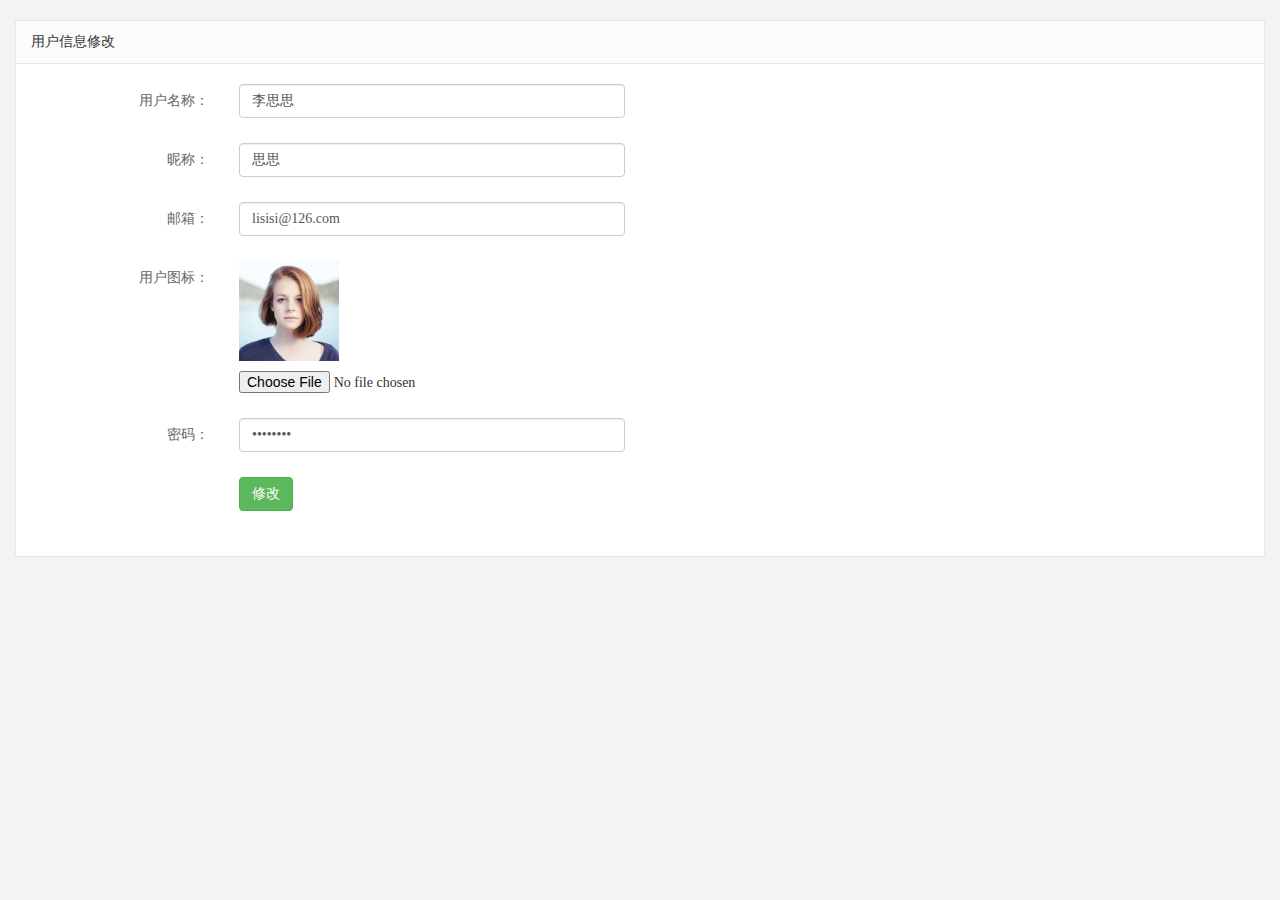
<file: web_back/user.html>
<!DOCTYPE html>
<html lang="en">

<head>
    <meta charset="UTF-8">
    <meta name="viewport" content="width=device-width, initial-scale=1.0">
    <meta http-equiv="X-UA-Compatible" content="ie=edge">
    <title>文章列表</title>
    <link rel="stylesheet" href="js/bootstrap/css/bootstrap.min.css">
    <link rel="stylesheet" href="css/reset.css">
    <link rel="stylesheet" href="css/iconfont.css">
    <link rel="stylesheet" href="css/main.css">
    <script src="js/jquery-1.12.4.min.js"></script>

</head>

<body>
    <div class="container-fluid">
        <div class="common_title">
            用户信息修改
        </div>
        <div class="container-fluid common_con">
            <form class="form-horizontal article_form">
                <div class="form-group">
                    <label for="inputEmail3" class="col-sm-2 control-label">用户名称：</label>
                    <div class="col-sm-4">
                        <input type="text" class="form-control" id="inputEmail3" value="李思思">
                    </div>
                </div>
                <div class="form-group">
                    <label for="inputEmail3" class="col-sm-2 control-label">昵称：</label>
                    <div class="col-sm-4">
                        <input type="text" class="form-control" id="inputEmail3" value="思思">
                    </div>
                </div>
                <div class="form-group">
                    <label for="inputEmail3" class="col-sm-2 control-label">邮箱：</label>
                    <div class="col-sm-4">
                        <input type="text" class="form-control" id="inputEmail3" value="lisisi@126.com">
                    </div>
                </div>
                
                <div class="form-group">
                    <label for="inputPassword3" class="col-sm-2 control-label">用户图标：</label>
                    <div class="col-sm-10">
                        <img src="images/2.jpg" alt="" class="user_pic">
                        <input type="file" id="exampleInputFile">
                    </div>
                </div>

                <div class="form-group">
                        <label for="inputEmail3" class="col-sm-2 control-label">密码：</label>
                        <div class="col-sm-4">
                            <input type="password" class="form-control" id="inputEmail3" value="12345678">
                        </div>
                    </div>
               
    
                <div class="form-group">
                    <div class="col-sm-offset-2 col-sm-10">
                        <button type="submit" class="btn btn-success">修改</button>
                    </div>
                </div>
            </form>
        </div>
    </div>

</body>

</html>
</file>
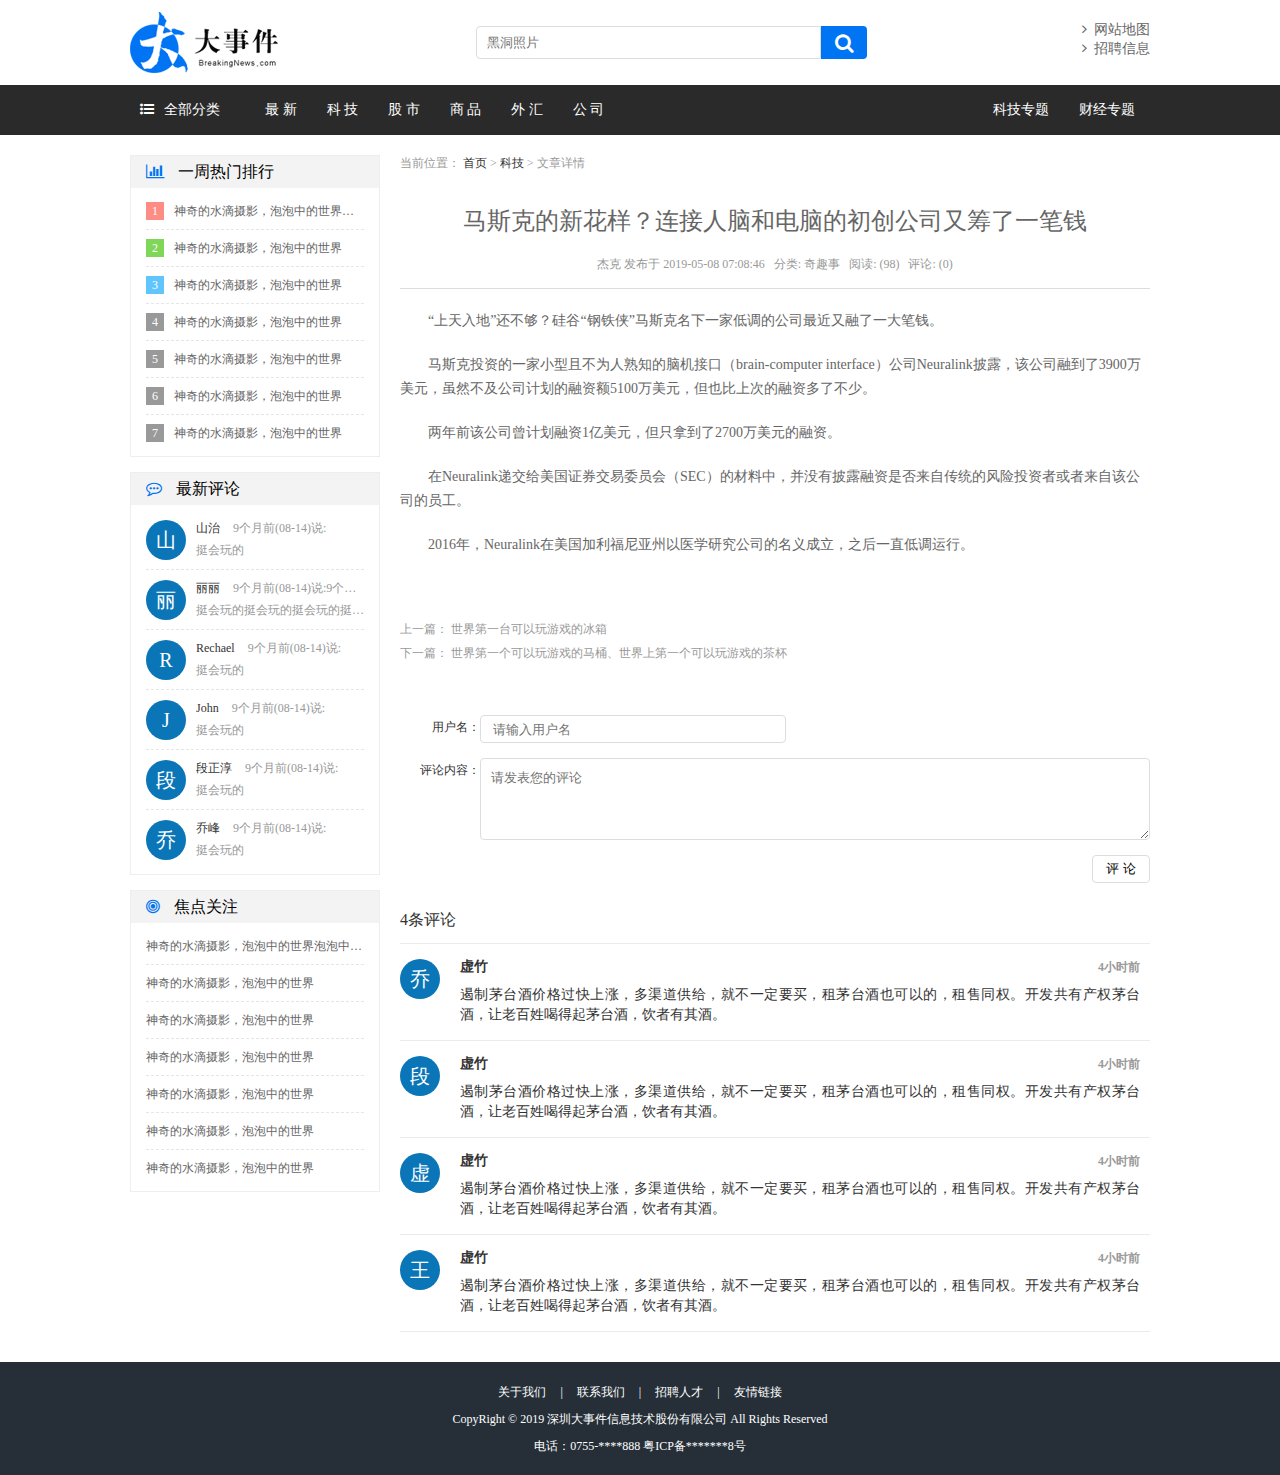
<file: web_front/article.html>
<!DOCTYPE html>
<html lang="en">

<head>
    <meta charset="UTF-8">
    <meta name="viewport" content="width=device-width, initial-scale=1.0">
    <meta http-equiv="X-UA-Compatible" content="ie=edge">
    <title>大事件-文章</title>
    <link rel="stylesheet" type="text/css" href="css/reset.css">
    <link rel="stylesheet" href="css/font-awesome.min.css">
    <link rel="stylesheet" type="text/css" href="css/main.css">
</head>

<body>
    <div class="header">
        <a href="#" class="logo fl"><img src="images/logo.png" alt="logo"></a>
        <div class="search_form fl">
            <input type="text" class="search_txt" placeholder="黑洞照片">
            <button class="search_btn"><i class="fa fa-search"></i></button>
        </div>
        <div class="link_info fr">
            <a href="#"><i class="fa fa-angle-right"></i>&nbsp;&nbsp;网站地图</a><br>
            <a href="#"><i class="fa fa-angle-right"></i>&nbsp;&nbsp;招聘信息</a>
        </div>
    </div>

    <div class="menu_con">
        <div class="menu">
            <div class="menu_collapse fl">
                <a href="javascript:;" class="level_one"><i class="fa fa-list-ul"></i>全部分类</a>
                <ul class="level_two">
                    <li class="up"></li>
                    <li><a href="#">最 新</a></li>
                    <li><a href="#">科 技</a></li>
                    <li><a href="#">股 市</a></li>
                    <li><a href="#">商 品</a></li>
                    <li><a href="#">外 汇</a></li>
                    <li><a href="#">公 司</a></li>
                </ul>
            </div>
            <ul class="left_menu fl">
                <li><a href="#">最 新</a></li>
                <li><a href="#">科 技</a></li>
                <li><a href="#">股 市</a></li>
                <li><a href="#">商 品</a></li>
                <li><a href="#">外 汇</a></li>
                <li><a href="#">公 司</a></li>
            </ul>
            <ul class="right_menu fr">
                <li><a href="#">科技专题</a></li>
                <li><a href="#">财经专题</a></li>
            </ul>
        </div>
    </div>

    <div class="main_con clearfix">
        <div class="left_con setfr">
            <div class="breadcrumb">
                当前位置： <a href="#">首页</a> &gt; <a href="#">科技</a> &gt; 文章详情
            </div>
            <h3 class="article_title">马斯克的新花样？连接人脑和电脑的初创公司又筹了一笔钱</h3>
            <div class="article_info">杰克 发布于 2019-05-08 07:08:46&nbsp;&nbsp;&nbsp;分类: 奇趣事&nbsp;&nbsp;&nbsp;阅读:
                (98)&nbsp;&nbsp;&nbsp;评论: (0)</div>
            <div class="article_con">

                <p>“上天入地”还不够？硅谷“钢铁侠”马斯克名下一家低调的公司最近又融了一大笔钱。</p>

                <p>马斯克投资的一家小型且不为人熟知的脑机接口（brain-computer
                    interface）公司Neuralink披露，该公司融到了3900万美元，虽然不及公司计划的融资额5100万美元，但也比上次的融资多了不少。</p>

                <p>两年前该公司曾计划融资1亿美元，但只拿到了2700万美元的融资。</p>

                <p>在Neuralink递交给美国证券交易委员会（SEC）的材料中，并没有披露融资是否来自传统的风险投资者或者来自该公司的员工。</p>

                <p>2016年，Neuralink在美国加利福尼亚州以医学研究公司的名义成立，之后一直低调运行。</p>

            </div>
            <div class="article_links">
                上一篇： <a href="#">世界第一台可以玩游戏的冰箱</a><br>
                下一篇： <a href="#">世界第一个可以玩游戏的马桶、世界上第一个可以玩游戏的茶杯</a>
            </div>

            <form action="" class="comment_form">
                <div class="form_group">
                    <label>用户名：</label>
                    <input type="text" placeholder="请输入用户名" class="comment_name">
                </div>
                <div class="form_group">
                    <label>评论内容：</label>
                    <textarea placeholder="请发表您的评论" class="comment_input"></textarea>
                </div>
                <div class="form_group">
                    <input type="submit" name="" value="评 论" class="comment_sub"></div>
            </form>

            <div class="comment_count">
                4条评论
            </div>

            <div class="comment_list_con">
                <div class="comment_detail_list">
                    <div class="person_pic fl">乔</div>
                    <div class="name_time fl"><b>虚竹</b><span>4小时前</span></div>
                    <div class="comment_text fl">
                        遏制茅台酒价格过快上涨，多渠道供给，就不一定要买，租茅台酒也可以的，租售同权。开发共有产权茅台酒，让老百姓喝得起茅台酒，饮者有其酒。
                    </div>
                </div>
                <div class="comment_detail_list">
                    <div class="person_pic fl">段</div>
                    <div class="name_time fl"><b>虚竹</b><span>4小时前</span></div>
                    <div class="comment_text fl">
                        遏制茅台酒价格过快上涨，多渠道供给，就不一定要买，租茅台酒也可以的，租售同权。开发共有产权茅台酒，让老百姓喝得起茅台酒，饮者有其酒。
                    </div>
                </div>
                <div class="comment_detail_list">
                    <div class="person_pic fl">虚</div>
                    <div class="name_time fl"><b>虚竹</b><span>4小时前</span></div>
                    <div class="comment_text fl">
                        遏制茅台酒价格过快上涨，多渠道供给，就不一定要买，租茅台酒也可以的，租售同权。开发共有产权茅台酒，让老百姓喝得起茅台酒，饮者有其酒。
                    </div>
                </div>
                <div class="comment_detail_list">
                    <div class="person_pic fl">王</div>
                    <div class="name_time fl"><b>虚竹</b><span>4小时前</span></div>
                    <div class="comment_text fl">
                        遏制茅台酒价格过快上涨，多渠道供给，就不一定要买，租茅台酒也可以的，租售同权。开发共有产权茅台酒，让老百姓喝得起茅台酒，饮者有其酒。
                    </div>
                </div>
            </div>
        </div>
        <div class="right_con setfl">
            <div class="common_wrap">
                <h3><i class="fa fa-bar-chart"></i> 一周热门排行</h3>
                <ul class="content_list">
                    <li><span class="first">1</span><a href="#">神奇的水滴摄影，泡泡中的世界泡泡中的世界</a></li>
                    <li><span class="second">2</span><a href="#">神奇的水滴摄影，泡泡中的世界</a></li>
                    <li><span class="third">3</span><a href="#">神奇的水滴摄影，泡泡中的世界</a></li>
                    <li><span>4</span><a href="#">神奇的水滴摄影，泡泡中的世界</a></li>
                    <li><span>5</span><a href="#">神奇的水滴摄影，泡泡中的世界</a></li>
                    <li><span>6</span><a href="#">神奇的水滴摄影，泡泡中的世界</a></li>
                    <li><span>7</span><a href="#">神奇的水滴摄影，泡泡中的世界</a></li>
                </ul>
            </div>
            <div class="common_wrap">
                <h3><i class="fa fa-commenting-o"></i> 最新评论</h3>
                <ul class="content_list comment_list">
                    <li>
                        <span>山</span>
                        <b><em>山治</em> 9个月前(08-14)说:</b>
                        <strong>挺会玩的</strong>
                    </li>
                    <li>
                        <span>丽</span>
                        <b><em>丽丽</em> 9个月前(08-14)说:9个月前(08-14)说:9个月前(08-14)说:</b>
                        <strong>挺会玩的挺会玩的挺会玩的挺会玩的</strong>
                    </li>
                    <li>
                        <span>R</span>
                        <b><em>Rechael</em> 9个月前(08-14)说:</b>
                        <strong>挺会玩的</strong>
                    </li>
                    <li>
                        <span>J</span>
                        <b><em>John</em> 9个月前(08-14)说:</b>
                        <strong>挺会玩的</strong>
                    </li>
                    <li>
                        <span>段</span>
                        <b><em>段正淳</em> 9个月前(08-14)说:</b>
                        <strong>挺会玩的</strong>
                    </li>
                    <li>
                        <span>乔</span>
                        <b><em>乔峰</em> 9个月前(08-14)说:</b>
                        <strong>挺会玩的</strong>
                    </li>
                </ul>
            </div>
            <div class="common_wrap">
                <h3><i class="fa fa-bullseye"></i> 焦点关注</h3>
                <ul class="content_list guanzhu_list">
                    <li><a href="#">神奇的水滴摄影，泡泡中的世界泡泡中的世界</a></li>
                    <li><a href="#">神奇的水滴摄影，泡泡中的世界</a></li>
                    <li><a href="#">神奇的水滴摄影，泡泡中的世界</a></li>
                    <li><a href="#">神奇的水滴摄影，泡泡中的世界</a></li>
                    <li><a href="#">神奇的水滴摄影，泡泡中的世界</a></li>
                    <li><a href="#">神奇的水滴摄影，泡泡中的世界</a></li>
                    <li><a href="#">神奇的水滴摄影，泡泡中的世界</a></li>
                </ul>
            </div>
        </div>
    </div>

    <div class="footer clearfix">
        <div class="foot_link">
            <a href="#">关于我们</a>
            <span>|</span>
            <a href="#">联系我们</a>
            <span>|</span>
            <a href="#">招聘人才</a>
            <span>|</span>
            <a href="#">友情链接</a>
        </div>
        <p>CopyRight © 2019 深圳大事件信息技术股份有限公司 All Rights Reserved</p>
        <p>电话：0755-****888 粤ICP备*******8号</p>
    </div>

</body>

</html>
</file>
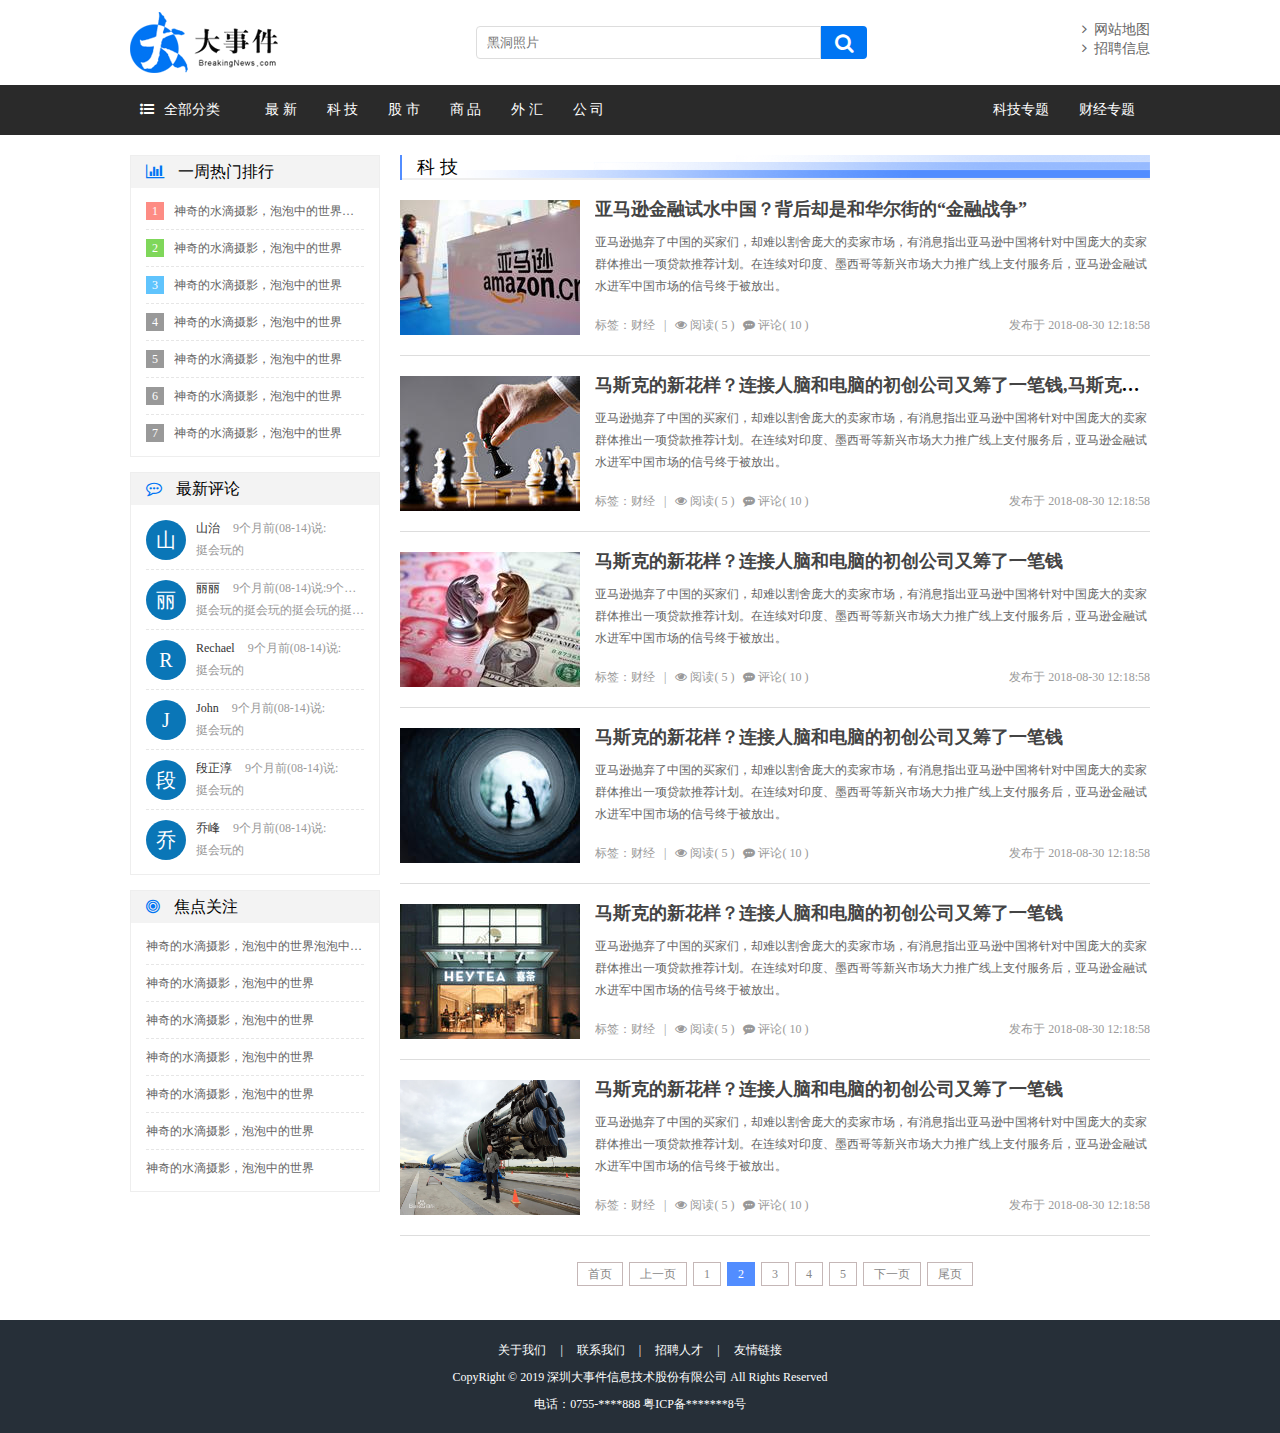
<file: web_front/list.html>
<!DOCTYPE html>
<html lang="en">

<head>
    <meta charset="UTF-8">
    <meta name="viewport" content="width=device-width, initial-scale=1.0">
    <meta http-equiv="X-UA-Compatible" content="ie=edge">
    <title>大事件-列表页</title>
    <link rel="stylesheet" type="text/css" href="css/reset.css">
    <link rel="stylesheet" href="css/font-awesome.min.css">
    <link rel="stylesheet" type="text/css" href="css/jquery.pagination.css">
    <link rel="stylesheet" type="text/css" href="css/main.css">
    <script type="text/javascript" src="js/jquery-1.12.4.min.js"></script>
	<script type="text/javascript" src="js/jquery.pagination.min.js"></script>
</head>

<body>
    <div class="header">
        <a href="#" class="logo fl"><img src="images/logo.png" alt="logo"></a>
        <div class="search_form fl">
            <input type="text" class="search_txt" placeholder="黑洞照片">
            <button class="search_btn"><i class="fa fa-search"></i></button>
        </div>
        <div class="link_info fr">
            <a href="#"><i class="fa fa-angle-right"></i>&nbsp;&nbsp;网站地图</a><br>
            <a href="#"><i class="fa fa-angle-right"></i>&nbsp;&nbsp;招聘信息</a>
        </div>
    </div>

    <div class="menu_con">
        <div class="menu">
            <div class="menu_collapse fl">
                <a href="javascript:;" class="level_one"><i class="fa fa-list-ul"></i>全部分类</a>
                <ul class="level_two">
                    <li class="up"></li>
                    <li><a href="#">最 新</a></li>
                    <li><a href="#">科 技</a></li>
                    <li><a href="#">股 市</a></li>
                    <li><a href="#">商 品</a></li>
                    <li><a href="#">外 汇</a></li>
                    <li><a href="#">公 司</a></li>
                </ul>
            </div>
            <ul class="left_menu fl">
                <li><a href="#">最 新</a></li>
                <li><a href="#">科 技</a></li>
                <li><a href="#">股 市</a></li>
                <li><a href="#">商 品</a></li>
                <li><a href="#">外 汇</a></li>
                <li><a href="#">公 司</a></li>
            </ul>
            <ul class="right_menu fr">
                <li><a href="#">科技专题</a></li>
                <li><a href="#">财经专题</a></li>
            </ul>
        </div>
    </div>

    <div class="main_con clearfix">
        <div class="left_con setfr">

            <div class="list_title">
                <h3>科 技</h3>
            </div>

            <div class="common_news_list">
                <a href="#" class="list_pic"><img src="images/pic09.jpg" alt=""></a>
                <h4><a href="#">亚马逊金融试水中国？背后却是和华尔街的“金融战争” </a></h4>
                <p>亚马逊抛弃了中国的买家们，却难以割舍庞大的卖家市场，有消息指出亚马逊中国将针对中国庞大的卖家群体推出一项贷款推荐计划。在连续对印度、墨西哥等新兴市场大力推广线上支付服务后，亚马逊金融试水进军中国市场的信号终于被放出。
                </p>
                <div class="new_info">
                    <span>标签：财经&nbsp;&nbsp;&nbsp;|&nbsp;&nbsp;&nbsp;<i class="fa fa-eye"></i>&nbsp;阅读( 5
                        )&nbsp;&nbsp;&nbsp;<i class="fa fa-commenting"></i>&nbsp;评论( 10 )</span>
                    <b>发布于 2018-08-30 12:18:58</b>
                </div>
            </div>

            <div class="common_news_list">
                <a href="#" class="list_pic"><img src="images/pic03.jpg" alt=""></a>
                <h4><a href="#">马斯克的新花样？连接人脑和电脑的初创公司又筹了一笔钱,马斯克的新花样？连接人脑和电脑的初创公司又筹了一笔钱</a></h4>
                <p>亚马逊抛弃了中国的买家们，却难以割舍庞大的卖家市场，有消息指出亚马逊中国将针对中国庞大的卖家群体推出一项贷款推荐计划。在连续对印度、墨西哥等新兴市场大力推广线上支付服务后，亚马逊金融试水进军中国市场的信号终于被放出。
                </p>
                <div class="new_info">
                    <span>标签：财经&nbsp;&nbsp;&nbsp;|&nbsp;&nbsp;&nbsp;<i class="fa fa-eye"></i>&nbsp;阅读( 5
                        )&nbsp;&nbsp;&nbsp;<i class="fa fa-commenting"></i>&nbsp;评论( 10 )</span>
                    <b>发布于 2018-08-30 12:18:58</b>
                </div>
            </div>

            <div class="common_news_list">
                <a href="#" class="list_pic"><img src="images/pic05.jpg" alt=""></a>
                <h4><a href="#">马斯克的新花样？连接人脑和电脑的初创公司又筹了一笔钱</a></h4>
                <p>亚马逊抛弃了中国的买家们，却难以割舍庞大的卖家市场，有消息指出亚马逊中国将针对中国庞大的卖家群体推出一项贷款推荐计划。在连续对印度、墨西哥等新兴市场大力推广线上支付服务后，亚马逊金融试水进军中国市场的信号终于被放出。
                </p>
                <div class="new_info">
                    <span>标签：财经&nbsp;&nbsp;&nbsp;|&nbsp;&nbsp;&nbsp;<i class="fa fa-eye"></i>&nbsp;阅读( 5
                        )&nbsp;&nbsp;&nbsp;<i class="fa fa-commenting"></i>&nbsp;评论( 10 )</span>
                    <b>发布于 2018-08-30 12:18:58</b>
                </div>
            </div>

            <div class="common_news_list">
                <a href="#" class="list_pic"><img src="images/pic07.jpg" alt=""></a>
                <h4><a href="#">马斯克的新花样？连接人脑和电脑的初创公司又筹了一笔钱</a></h4>
                <p>亚马逊抛弃了中国的买家们，却难以割舍庞大的卖家市场，有消息指出亚马逊中国将针对中国庞大的卖家群体推出一项贷款推荐计划。在连续对印度、墨西哥等新兴市场大力推广线上支付服务后，亚马逊金融试水进军中国市场的信号终于被放出。
                </p>
                <div class="new_info">
                    <span>标签：财经&nbsp;&nbsp;&nbsp;|&nbsp;&nbsp;&nbsp;<i class="fa fa-eye"></i>&nbsp;阅读( 5
                        )&nbsp;&nbsp;&nbsp;<i class="fa fa-commenting"></i>&nbsp;评论( 10 )</span>
                    <b>发布于 2018-08-30 12:18:58</b>
                </div>
            </div>

            <div class="common_news_list">
                <a href="#" class="list_pic"><img src="images/pic10.jpg" alt=""></a>
                <h4><a href="#">马斯克的新花样？连接人脑和电脑的初创公司又筹了一笔钱</a></h4>
                <p>亚马逊抛弃了中国的买家们，却难以割舍庞大的卖家市场，有消息指出亚马逊中国将针对中国庞大的卖家群体推出一项贷款推荐计划。在连续对印度、墨西哥等新兴市场大力推广线上支付服务后，亚马逊金融试水进军中国市场的信号终于被放出。
                </p>
                <div class="new_info">
                    <span>标签：财经&nbsp;&nbsp;&nbsp;|&nbsp;&nbsp;&nbsp;<i class="fa fa-eye"></i>&nbsp;阅读( 5
                        )&nbsp;&nbsp;&nbsp;<i class="fa fa-commenting"></i>&nbsp;评论( 10 )</span>
                    <b>发布于 2018-08-30 12:18:58</b>
                </div>
            </div>

            <div class="common_news_list">
                <a href="#" class="list_pic"><img src="images/pic04.jpg" alt=""></a>
                <h4><a href="#">马斯克的新花样？连接人脑和电脑的初创公司又筹了一笔钱</a></h4>
                <p>亚马逊抛弃了中国的买家们，却难以割舍庞大的卖家市场，有消息指出亚马逊中国将针对中国庞大的卖家群体推出一项贷款推荐计划。在连续对印度、墨西哥等新兴市场大力推广线上支付服务后，亚马逊金融试水进军中国市场的信号终于被放出。
                </p>
                <div class="new_info">
                    <span>标签：财经&nbsp;&nbsp;&nbsp;|&nbsp;&nbsp;&nbsp;<i class="fa fa-eye"></i>&nbsp;阅读( 5
                        )&nbsp;&nbsp;&nbsp;<i class="fa fa-commenting"></i>&nbsp;评论( 10 )</span>
                    <b>发布于 2018-08-30 12:18:58</b>
                </div>
            </div>

            <div id="pagination" class="page"></div>
            <script>
                $(function() {
                    $("#pagination").pagination({
                        currentPage: 2,
                        totalPage:8,
                        callback: function(current) {
                            alert('ok!');
                        }
                    });
                });
            </script>

        </div>
        <div class="right_con setfl">
            <div class="common_wrap">
                <h3><i class="fa fa-bar-chart"></i> 一周热门排行</h3>
                <ul class="content_list">
                    <li><span class="first">1</span><a href="#">神奇的水滴摄影，泡泡中的世界泡泡中的世界</a></li>
                    <li><span class="second">2</span><a href="#">神奇的水滴摄影，泡泡中的世界</a></li>
                    <li><span class="third">3</span><a href="#">神奇的水滴摄影，泡泡中的世界</a></li>
                    <li><span>4</span><a href="#">神奇的水滴摄影，泡泡中的世界</a></li>
                    <li><span>5</span><a href="#">神奇的水滴摄影，泡泡中的世界</a></li>
                    <li><span>6</span><a href="#">神奇的水滴摄影，泡泡中的世界</a></li>
                    <li><span>7</span><a href="#">神奇的水滴摄影，泡泡中的世界</a></li>
                </ul>
            </div>
            <div class="common_wrap">
                <h3><i class="fa fa-commenting-o"></i> 最新评论</h3>
                <ul class="content_list comment_list">
                    <li>
                        <span>山</span>
                        <b><em>山治</em> 9个月前(08-14)说:</b>
                        <strong>挺会玩的</strong>
                    </li>
                    <li>
                        <span>丽</span>
                        <b><em>丽丽</em> 9个月前(08-14)说:9个月前(08-14)说:9个月前(08-14)说:</b>
                        <strong>挺会玩的挺会玩的挺会玩的挺会玩的</strong>
                    </li>
                    <li>
                        <span>R</span>
                        <b><em>Rechael</em> 9个月前(08-14)说:</b>
                        <strong>挺会玩的</strong>
                    </li>
                    <li>
                        <span>J</span>
                        <b><em>John</em> 9个月前(08-14)说:</b>
                        <strong>挺会玩的</strong>
                    </li>
                    <li>
                        <span>段</span>
                        <b><em>段正淳</em> 9个月前(08-14)说:</b>
                        <strong>挺会玩的</strong>
                    </li>
                    <li>
                        <span>乔</span>
                        <b><em>乔峰</em> 9个月前(08-14)说:</b>
                        <strong>挺会玩的</strong>
                    </li>
                </ul>
            </div>
            <div class="common_wrap">
                <h3><i class="fa fa-bullseye"></i> 焦点关注</h3>
                <ul class="content_list guanzhu_list">
                    <li><a href="#">神奇的水滴摄影，泡泡中的世界泡泡中的世界</a></li>
                    <li><a href="#">神奇的水滴摄影，泡泡中的世界</a></li>
                    <li><a href="#">神奇的水滴摄影，泡泡中的世界</a></li>
                    <li><a href="#">神奇的水滴摄影，泡泡中的世界</a></li>
                    <li><a href="#">神奇的水滴摄影，泡泡中的世界</a></li>
                    <li><a href="#">神奇的水滴摄影，泡泡中的世界</a></li>
                    <li><a href="#">神奇的水滴摄影，泡泡中的世界</a></li>
                </ul>
            </div>
        </div>
    </div>

    <div class="footer clearfix">
        <div class="foot_link">
            <a href="#">关于我们</a>
            <span>|</span>
            <a href="#">联系我们</a>
            <span>|</span>
            <a href="#">招聘人才</a>
            <span>|</span>
            <a href="#">友情链接</a>		
        </div>
        <p>CopyRight © 2019 深圳大事件信息技术股份有限公司   All Rights Reserved</p>
        <p>电话：0755-****888    粤ICP备*******8号</p>
    </div>

</body>

</html>
</file>
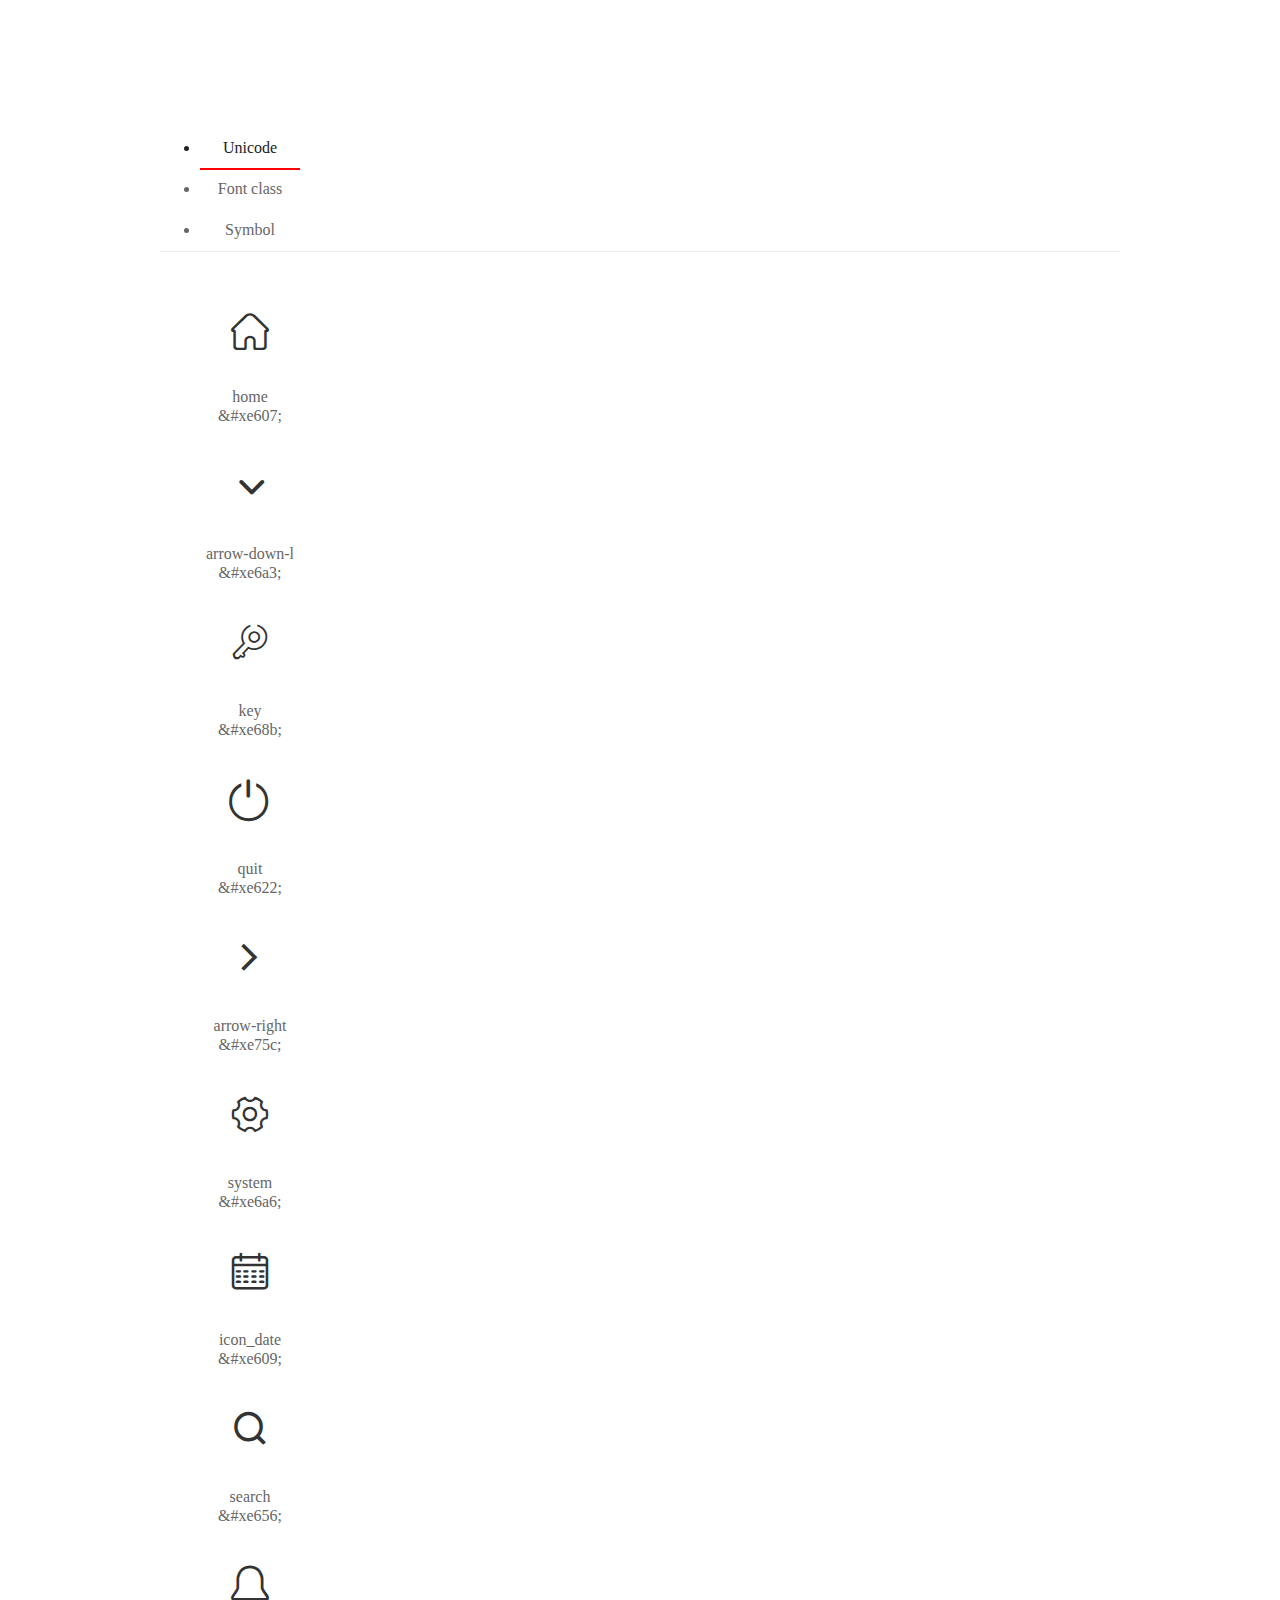
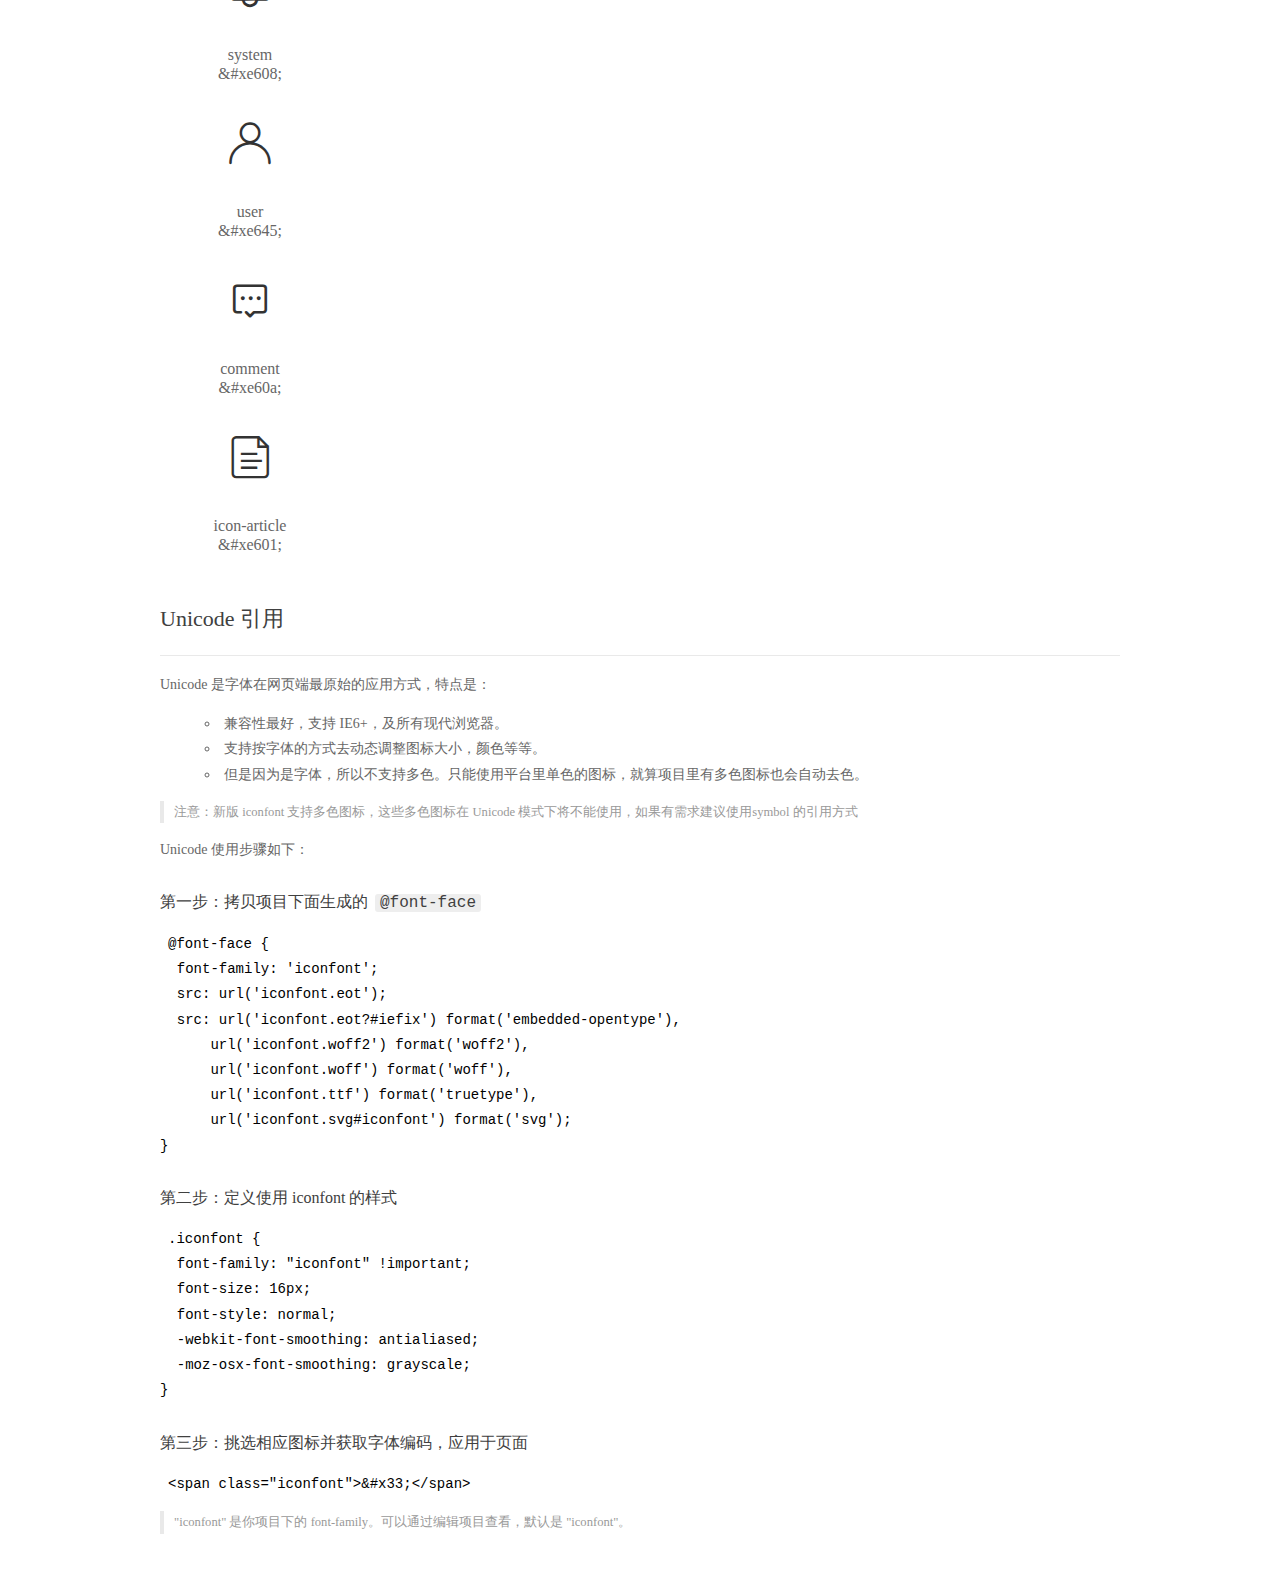
<file: web_back/fonts/demo_index.html>
<!DOCTYPE html>
<html>
<head>
  <meta charset="utf-8"/>
  <title>IconFont Demo</title>
  <link rel="shortcut icon" href="https://gtms04.alicdn.com/tps/i4/TB1_oz6GVXXXXaFXpXXJDFnIXXX-64-64.ico" type="image/x-icon"/>
  <link rel="stylesheet" href="https://g.alicdn.com/thx/cube/1.3.2/cube.min.css">
  <link rel="stylesheet" href="demo.css">
  <link rel="stylesheet" href="iconfont.css">
  <script src="iconfont.js"></script>
  <!-- jQuery -->
  <script src="https://a1.alicdn.com/oss/uploads/2018/12/26/7bfddb60-08e8-11e9-9b04-53e73bb6408b.js"></script>
  <!-- 代码高亮 -->
  <script src="https://a1.alicdn.com/oss/uploads/2018/12/26/a3f714d0-08e6-11e9-8a15-ebf944d7534c.js"></script>
</head>
<body>
  <div class="main">
    <h1 class="logo"><a href="https://www.iconfont.cn/" title="iconfont 首页" target="_blank">&#xe86b;</a></h1>
    <div class="nav-tabs">
      <ul id="tabs" class="dib-box">
        <li class="dib active"><span>Unicode</span></li>
        <li class="dib"><span>Font class</span></li>
        <li class="dib"><span>Symbol</span></li>
      </ul>
      
    </div>
    <div class="tab-container">
      <div class="content unicode" style="display: block;">
          <ul class="icon_lists dib-box">
          
            <li class="dib">
              <span class="icon iconfont">&#xe607;</span>
                <div class="name">home</div>
                <div class="code-name">&amp;#xe607;</div>
              </li>
          
            <li class="dib">
              <span class="icon iconfont">&#xe6a3;</span>
                <div class="name">arrow-down-l</div>
                <div class="code-name">&amp;#xe6a3;</div>
              </li>
          
            <li class="dib">
              <span class="icon iconfont">&#xe68b;</span>
                <div class="name">key</div>
                <div class="code-name">&amp;#xe68b;</div>
              </li>
          
            <li class="dib">
              <span class="icon iconfont">&#xe622;</span>
                <div class="name">quit</div>
                <div class="code-name">&amp;#xe622;</div>
              </li>
          
            <li class="dib">
              <span class="icon iconfont">&#xe75c;</span>
                <div class="name">arrow-right</div>
                <div class="code-name">&amp;#xe75c;</div>
              </li>
          
            <li class="dib">
              <span class="icon iconfont">&#xe6a6;</span>
                <div class="name">system</div>
                <div class="code-name">&amp;#xe6a6;</div>
              </li>
          
            <li class="dib">
              <span class="icon iconfont">&#xe609;</span>
                <div class="name">icon_date</div>
                <div class="code-name">&amp;#xe609;</div>
              </li>
          
            <li class="dib">
              <span class="icon iconfont">&#xe656;</span>
                <div class="name">search</div>
                <div class="code-name">&amp;#xe656;</div>
              </li>
          
            <li class="dib">
              <span class="icon iconfont">&#xe608;</span>
                <div class="name">system</div>
                <div class="code-name">&amp;#xe608;</div>
              </li>
          
            <li class="dib">
              <span class="icon iconfont">&#xe645;</span>
                <div class="name">user</div>
                <div class="code-name">&amp;#xe645;</div>
              </li>
          
            <li class="dib">
              <span class="icon iconfont">&#xe60a;</span>
                <div class="name">comment</div>
                <div class="code-name">&amp;#xe60a;</div>
              </li>
          
            <li class="dib">
              <span class="icon iconfont">&#xe601;</span>
                <div class="name">icon-article</div>
                <div class="code-name">&amp;#xe601;</div>
              </li>
          
          </ul>
          <div class="article markdown">
          <h2 id="unicode-">Unicode 引用</h2>
          <hr>

          <p>Unicode 是字体在网页端最原始的应用方式，特点是：</p>
          <ul>
            <li>兼容性最好，支持 IE6+，及所有现代浏览器。</li>
            <li>支持按字体的方式去动态调整图标大小，颜色等等。</li>
            <li>但是因为是字体，所以不支持多色。只能使用平台里单色的图标，就算项目里有多色图标也会自动去色。</li>
          </ul>
          <blockquote>
            <p>注意：新版 iconfont 支持多色图标，这些多色图标在 Unicode 模式下将不能使用，如果有需求建议使用symbol 的引用方式</p>
          </blockquote>
          <p>Unicode 使用步骤如下：</p>
          <h3 id="-font-face">第一步：拷贝项目下面生成的 <code>@font-face</code></h3>
<pre><code class="language-css"
>@font-face {
  font-family: 'iconfont';
  src: url('iconfont.eot');
  src: url('iconfont.eot?#iefix') format('embedded-opentype'),
      url('iconfont.woff2') format('woff2'),
      url('iconfont.woff') format('woff'),
      url('iconfont.ttf') format('truetype'),
      url('iconfont.svg#iconfont') format('svg');
}
</code></pre>
          <h3 id="-iconfont-">第二步：定义使用 iconfont 的样式</h3>
<pre><code class="language-css"
>.iconfont {
  font-family: "iconfont" !important;
  font-size: 16px;
  font-style: normal;
  -webkit-font-smoothing: antialiased;
  -moz-osx-font-smoothing: grayscale;
}
</code></pre>
          <h3 id="-">第三步：挑选相应图标并获取字体编码，应用于页面</h3>
<pre>
<code class="language-html"
>&lt;span class="iconfont"&gt;&amp;#x33;&lt;/span&gt;
</code></pre>
          <blockquote>
            <p>"iconfont" 是你项目下的 font-family。可以通过编辑项目查看，默认是 "iconfont"。</p>
          </blockquote>
          </div>
      </div>
      <div class="content font-class">
        <ul class="icon_lists dib-box">
          
          <li class="dib">
            <span class="icon iconfont icon-yidiandiantubiao04"></span>
            <div class="name">
              home
            </div>
            <div class="code-name">.icon-yidiandiantubiao04
            </div>
          </li>
          
          <li class="dib">
            <span class="icon iconfont icon-arrowdownl"></span>
            <div class="name">
              arrow-down-l
            </div>
            <div class="code-name">.icon-arrowdownl
            </div>
          </li>
          
          <li class="dib">
            <span class="icon iconfont icon-key"></span>
            <div class="name">
              key
            </div>
            <div class="code-name">.icon-key
            </div>
          </li>
          
          <li class="dib">
            <span class="icon iconfont icon-tuichu"></span>
            <div class="name">
              quit
            </div>
            <div class="code-name">.icon-tuichu
            </div>
          </li>
          
          <li class="dib">
            <span class="icon iconfont icon-previewright"></span>
            <div class="name">
              arrow-right
            </div>
            <div class="code-name">.icon-previewright
            </div>
          </li>
          
          <li class="dib">
            <span class="icon iconfont icon-system"></span>
            <div class="name">
              system
            </div>
            <div class="code-name">.icon-system
            </div>
          </li>
          
          <li class="dib">
            <span class="icon iconfont icon-icondate"></span>
            <div class="name">
              icon_date
            </div>
            <div class="code-name">.icon-icondate
            </div>
          </li>
          
          <li class="dib">
            <span class="icon iconfont icon-search"></span>
            <div class="name">
              search
            </div>
            <div class="code-name">.icon-search
            </div>
          </li>
          
          <li class="dib">
            <span class="icon iconfont icon-system1"></span>
            <div class="name">
              system
            </div>
            <div class="code-name">.icon-system1
            </div>
          </li>
          
          <li class="dib">
            <span class="icon iconfont icon-user"></span>
            <div class="name">
              user
            </div>
            <div class="code-name">.icon-user
            </div>
          </li>
          
          <li class="dib">
            <span class="icon iconfont icon-comment"></span>
            <div class="name">
              comment
            </div>
            <div class="code-name">.icon-comment
            </div>
          </li>
          
          <li class="dib">
            <span class="icon iconfont icon-icon-article"></span>
            <div class="name">
              icon-article
            </div>
            <div class="code-name">.icon-icon-article
            </div>
          </li>
          
        </ul>
        <div class="article markdown">
        <h2 id="font-class-">font-class 引用</h2>
        <hr>

        <p>font-class 是 Unicode 使用方式的一种变种，主要是解决 Unicode 书写不直观，语意不明确的问题。</p>
        <p>与 Unicode 使用方式相比，具有如下特点：</p>
        <ul>
          <li>兼容性良好，支持 IE8+，及所有现代浏览器。</li>
          <li>相比于 Unicode 语意明确，书写更直观。可以很容易分辨这个 icon 是什么。</li>
          <li>因为使用 class 来定义图标，所以当要替换图标时，只需要修改 class 里面的 Unicode 引用。</li>
          <li>不过因为本质上还是使用的字体，所以多色图标还是不支持的。</li>
        </ul>
        <p>使用步骤如下：</p>
        <h3 id="-fontclass-">第一步：引入项目下面生成的 fontclass 代码：</h3>
<pre><code class="language-html">&lt;link rel="stylesheet" href="./iconfont.css"&gt;
</code></pre>
        <h3 id="-">第二步：挑选相应图标并获取类名，应用于页面：</h3>
<pre><code class="language-html">&lt;span class="iconfont icon-xxx"&gt;&lt;/span&gt;
</code></pre>
        <blockquote>
          <p>"
            iconfont" 是你项目下的 font-family。可以通过编辑项目查看，默认是 "iconfont"。</p>
        </blockquote>
      </div>
      </div>
      <div class="content symbol">
          <ul class="icon_lists dib-box">
          
            <li class="dib">
                <svg class="icon svg-icon" aria-hidden="true">
                  <use xlink:href="#icon-yidiandiantubiao04"></use>
                </svg>
                <div class="name">home</div>
                <div class="code-name">#icon-yidiandiantubiao04</div>
            </li>
          
            <li class="dib">
                <svg class="icon svg-icon" aria-hidden="true">
                  <use xlink:href="#icon-arrowdownl"></use>
                </svg>
                <div class="name">arrow-down-l</div>
                <div class="code-name">#icon-arrowdownl</div>
            </li>
          
            <li class="dib">
                <svg class="icon svg-icon" aria-hidden="true">
                  <use xlink:href="#icon-key"></use>
                </svg>
                <div class="name">key</div>
                <div class="code-name">#icon-key</div>
            </li>
          
            <li class="dib">
                <svg class="icon svg-icon" aria-hidden="true">
                  <use xlink:href="#icon-tuichu"></use>
                </svg>
                <div class="name">quit</div>
                <div class="code-name">#icon-tuichu</div>
            </li>
          
            <li class="dib">
                <svg class="icon svg-icon" aria-hidden="true">
                  <use xlink:href="#icon-previewright"></use>
                </svg>
                <div class="name">arrow-right</div>
                <div class="code-name">#icon-previewright</div>
            </li>
          
            <li class="dib">
                <svg class="icon svg-icon" aria-hidden="true">
                  <use xlink:href="#icon-system"></use>
                </svg>
                <div class="name">system</div>
                <div class="code-name">#icon-system</div>
            </li>
          
            <li class="dib">
                <svg class="icon svg-icon" aria-hidden="true">
                  <use xlink:href="#icon-icondate"></use>
                </svg>
                <div class="name">icon_date</div>
                <div class="code-name">#icon-icondate</div>
            </li>
          
            <li class="dib">
                <svg class="icon svg-icon" aria-hidden="true">
                  <use xlink:href="#icon-search"></use>
                </svg>
                <div class="name">search</div>
                <div class="code-name">#icon-search</div>
            </li>
          
            <li class="dib">
                <svg class="icon svg-icon" aria-hidden="true">
                  <use xlink:href="#icon-system1"></use>
                </svg>
                <div class="name">system</div>
                <div class="code-name">#icon-system1</div>
            </li>
          
            <li class="dib">
                <svg class="icon svg-icon" aria-hidden="true">
                  <use xlink:href="#icon-user"></use>
                </svg>
                <div class="name">user</div>
                <div class="code-name">#icon-user</div>
            </li>
          
            <li class="dib">
                <svg class="icon svg-icon" aria-hidden="true">
                  <use xlink:href="#icon-comment"></use>
                </svg>
                <div class="name">comment</div>
                <div class="code-name">#icon-comment</div>
            </li>
          
            <li class="dib">
                <svg class="icon svg-icon" aria-hidden="true">
                  <use xlink:href="#icon-icon-article"></use>
                </svg>
                <div class="name">icon-article</div>
                <div class="code-name">#icon-icon-article</div>
            </li>
          
          </ul>
          <div class="article markdown">
          <h2 id="symbol-">Symbol 引用</h2>
          <hr>

          <p>这是一种全新的使用方式，应该说这才是未来的主流，也是平台目前推荐的用法。相关介绍可以参考这篇<a href="">文章</a>
            这种用法其实是做了一个 SVG 的集合，与另外两种相比具有如下特点：</p>
          <ul>
            <li>支持多色图标了，不再受单色限制。</li>
            <li>通过一些技巧，支持像字体那样，通过 <code>font-size</code>, <code>color</code> 来调整样式。</li>
            <li>兼容性较差，支持 IE9+，及现代浏览器。</li>
            <li>浏览器渲染 SVG 的性能一般，还不如 png。</li>
          </ul>
          <p>使用步骤如下：</p>
          <h3 id="-symbol-">第一步：引入项目下面生成的 symbol 代码：</h3>
<pre><code class="language-html">&lt;script src="./iconfont.js"&gt;&lt;/script&gt;
</code></pre>
          <h3 id="-css-">第二步：加入通用 CSS 代码（引入一次就行）：</h3>
<pre><code class="language-html">&lt;style&gt;
.icon {
  width: 1em;
  height: 1em;
  vertical-align: -0.15em;
  fill: currentColor;
  overflow: hidden;
}
&lt;/style&gt;
</code></pre>
          <h3 id="-">第三步：挑选相应图标并获取类名，应用于页面：</h3>
<pre><code class="language-html">&lt;svg class="icon" aria-hidden="true"&gt;
  &lt;use xlink:href="#icon-xxx"&gt;&lt;/use&gt;
&lt;/svg&gt;
</code></pre>
          </div>
      </div>

    </div>
  </div>
  <script>
  $(document).ready(function () {
      $('.tab-container .content:first').show()

      $('#tabs li').click(function (e) {
        var tabContent = $('.tab-container .content')
        var index = $(this).index()

        if ($(this).hasClass('active')) {
          return
        } else {
          $('#tabs li').removeClass('active')
          $(this).addClass('active')

          tabContent.hide().eq(index).fadeIn()
        }
      })
    })
  </script>
</body>
</html>
</file>
<file: web_back/css/iconfont.css>
@font-face {font-family: "iconfont";
  src: url('../fonts/iconfont.eot?t=1558003957214'); /* IE9 */
  src: url('../fonts/iconfont.eot?t=1558003957214#iefix') format('embedded-opentype'), /* IE6-IE8 */
  url('[data-uri]') format('woff2'),
  url('../fonts/iconfont.woff?t=1558003957214') format('woff'),
  url('../fonts/iconfont.ttf?t=1558003957214') format('truetype'), /* chrome, firefox, opera, Safari, Android, iOS 4.2+ */
  url('../fonts/iconfont.svg?t=1558003957214#iconfont') format('svg'); /* iOS 4.1- */
}

.iconfont {
  font-family: "iconfont" !important;
  font-size: 16px;
  font-style: normal;
  -webkit-font-smoothing: antialiased;
  -moz-osx-font-smoothing: grayscale;
}

.icon-yidiandiantubiao04:before {
  content: "\e607";
}

.icon-arrowdownl:before {
  content: "\e6a3";
}

.icon-key:before {
  content: "\e68b";
}

.icon-tuichu:before {
  content: "\e622";
}

.icon-previewright:before {
  content: "\e75c";
}

.icon-system:before {
  content: "\e6a6";
}

.icon-icondate:before {
  content: "\e609";
}

.icon-search:before {
  content: "\e656";
}

.icon-system1:before {
  content: "\e608";
}

.icon-user:before {
  content: "\e645";
}

.icon-comment:before {
  content: "\e60a";
}

.icon-icon-article:before {
  content: "\e601";
}
</file>
<file: web_back/css/main.css>
body{
    font-family:'MicroSoft YaHei';
    background-color: #f2f3f5;
}
.main_wrap{
    position:fixed;
    width:100%;
    height:100%;
    left:0px;
    top:0px;
    background:url('../images/login_bg.jpg'); 
    background-size:100% 100%; 
  }
.header{
    width:1200px;
    overflow: hidden;
    margin:20px auto 0;
}
.heade .logo{
    float: left;
}
.header .copyright{
    float:right;
    font-size:12px;
    color:#fff;
    text-align:right;
    line-height:20px;
    margin-top:10px;
}
.login_form_con{
    position:absolute;
    left:50%;
    top:50%;
    margin-left:-200px;
    margin-top:-155px;
    width:400px;
    height:310px;
    background-color: #edeff0;
}

.login_form{
    position: relative;
}

.login_form .icon-user{
    position:absolute;
    font-size:16px;
    color:#999;
    left:40px;
    top:8px;
}
.login_form .icon-key{
    position:absolute;
    font-size:18px;
    color:#999;
    left:40px;
    top:72px;
}
.login_title{
    height:60px;
    background:url('../images/login_title.png') center center no-repeat #fff;
}
.input_txt,.input_pass,.input_sub{
    display:block;
    width:334px;
    height:37px;
    padding:0px;
    text-indent:40px;
    border:1px solid #ddd;
    margin:27px auto 0;
    outline:none;
}
.input_sub{
    margin-top:40px;
    height:42px;
    background-color: #19b9e7;
    text-indent:0px;
    font-size:18px;
    color:#fff;
    cursor: pointer;
}
.input_sub:hover{
    background-color: #08a0cc;
}

.sider{
    position:fixed;
    left:0;
    top:0;
    bottom:0;
    width:210px;
    background-color: #323745;
}
.sider .logo{
    display:block;
    height:56px;
    background-color: #242732;
    overflow: hidden;
}
.sider .logo img{
    display:block;
    margin:6px auto 0;
}
.user_info{
    height:79px;
    border-bottom:1px solid #5a5e6b;
}

.user_info img{
    float: left;
    width:40px;
    height:40px;
    border-radius:20px;
    margin:19px 0 0 30px;
}
.user_info span{
    float: left;
    width:120px;
    font-size:12px;
    color:#fff;
    margin:23px 0 0 20px;
}
.user_info b{
    float: left;
    width: 120px;
    font-weight:normal;
    font-size:12px;
    color:#adafb5;
    margin:2px 0 0 20px;
}

.menu .level01{
    height:50px;
    line-height:50px;
}
.menu .level01 a{
    display:block;
    height:50px;
    font-size:12px;
    color:#adafb5;
    overflow: hidden;
}
.menu .level01.active a{
    background-color: #1378f0;
    color:#fff;
}
.menu .level01.active i{
    color:#fff;
}

.menu .level01 a:hover{
    background-color: #1378f0;
    color:#fff;
}
.menu .level01 a:hover i{
    color:#fff;
}
.menu .level01 i{
    color:#61646f;
    font-size:22px;
    float: left;
    margin-left:26px;
}
.menu .level01 span{
    float: left;
    margin-left:10px;
}
.menu .level01 b{
    float: right;
    margin-right:20px;
    font-weight:normal;
    transform:rotate(90deg);
    transition:all 500ms ease;
}

.menu .level01 .rotate0{
    transform:rotate(0deg);
}

.menu .level02{
    background: #242732;
    display:none;
}


.menu .level02 li{
    height:40px;
    line-height:40px;
}
.menu .level02 li a{
    display:block;
    height:40px;
    font-size:12px;
    color:#adafb5;
    overflow: hidden;
}

.menu .level02 li a:hover{
    background-color: #1378f0;
    color:#fff;
}

.menu .level02 li i{
    font-size:12px;
    float: left;
    margin-left:60px;
}
.menu .level02 li span{
    font-size:12px;
    float: left;
    margin-left:5px;
}

.menu .level02 .active a{
    color:#ffae00;
}

.header_bar{
    position:fixed;
    left:210px;
    right:0;
    top:0;
    height:56px;
    background-color: #fff;
}

.main{
    position:fixed;
    left:210px;
    top:56px;
    right:0;
    bottom:0;
    background-color: #f2f3f5;
}

.search_form{
    width:218px;
    height:33px;
    border:1px solid #ddd;
    background-color: #f2f3f5;
    border-radius:16px;
    float: left;
    margin:12px 0 0 27px;
}

.search_form input{
    padding:0px;
    margin:0px;
    border:0px;
    float: left;
    background-color: #f2f3f5;
    font-size:12px;
    width:175px;
    height:31px;
    margin-left:12px;
    outline:none;
   
}

.search_form .icon-search{
    line-height:33px;
    cursor: pointer;
    font-size:18px;
    color:#abaebb;
}
.user_center_link{
    float:right;

}
.user_center_link a{
    line-height:56px;
    font-size:12px;
    color:#999;
    margin-right:15px;
}
.user_center_link a:hover{
    color:#ffae00
}

.user_center_link img{
    width:42px;
    height:42px;
    border-radius:32px;
    margin-right:10px;
}

.spannel_list{
    margin-top:20px;
}

.spannel{
	height:100px;
	overflow:hidden;
	text-align:center;
    position:relative;
    background-color: #fff;
    border:1px solid #e7e7e9;
    margin-bottom:20px;
}

.spannel em{
    font-style:normal;
	font-size:50px;
	line-height:50px;
	display:inline-block;
	margin:10px 0 0 20px;
	font-family:'Arial';
	color:#83a2ed;
}

.spannel span{
	font-size:14px;
	display:inline-block;
	color:#83a2ed;
	margin-left:10px;
}

.spannel b{
	position:absolute;
	left:0;
	bottom:0;
	width:100%;
	line-height:24px;
	background:#e5e5e5;
	color:#333;
	font-size:14px;
	font-weight:normal;
}

.scolor01 em,.scolor01 span{
	color:#6ac6e2;
}

.scolor02 em,.scolor02 span{
	color:#5fd9de;
}

.scolor03 em,.scolor03 span{
	color:#58d88e;
}


.gragh_pannel{
    height:350px;
    border:1px solid #e7e7e9;
    background-color: #fff!important; 
    margin-bottom:20px;  
}

.column_pannel{
    margin-bottom:20px;
    height:400px;
    border:1px solid #e7e7e9;
    background-color: #fff!important;   
}

.common_title{
    line-height:42px;
    background-color: #fbfbfb;
    border:1px solid #e7e7e9;
    margin-top:20px;
    text-indent: 15px;
    font-size:14px;
    color:#333;
}

.common_con{
    border:1px solid #e7e7e9;
    border-top:0px;
    background-color: #fff;
    padding-bottom:20px;
    margin-bottom:20px;
}
.opt_btns{
    margin-top:20px;
}

.mp20{
    margin-top:20px;
}

.pagination{   
   margin:0;
}

.article_form{
    margin-top:20px;
}

.form-group{
    margin-bottom:25px;
}

.form-group label{
    font-weight:normal;
    color:#666;
}

.icon-icondate{
    line-height:16px;
}

.user_pic{
    width:100px;
    height:100px;
    margin-bottom:10px;
}

.article_cover{
    width:200px;
    height:200px;
    margin-bottom:10px;
}
</file>
<file: web_front/css/main.css>
body{
    font-family:'MicroSoft YaHei';
}
.header{
    width:1020px;
    height:85px;
    margin:0 auto;
}
.logo{
    width:148px;
    height:61px;
    margin-top:12px;
}
.search_form{
    width:391px;
    height:33px;
    margin:26px 0 0 198px;
}
.search_txt{
    width: 343px;
    height: 31px;
    border:1px solid #dddddd;
    float: left;
    padding:0px;
    border-top-left-radius:4px;
    border-bottom-left-radius:4px;
    outline:none;
    text-indent:10px;   
}
.search_btn{
    width:46px;
    height:33px;
    background-color: #0075f3;
    float:left;
    border:0px;
    border-top-right-radius:4px;
    border-bottom-right-radius:4px;
    cursor: pointer;
    outline:none;
}
.fa-search{
    color:#fff;
    font-size: 20px;
}
.link_info{
    height:33px;
    margin-top:20px;
}
.link_info a{
    font-size:14px;
    color:#666;
}
.link_info a:hover{
    color:#0075f3;
}
.fa-user-circle{
    font-size:24px;
    color:#666;
    line-height:33px;
    position: relative;
}

.fa-user-circle{
    margin-left:22px;
}
.fa-user-circle span{
    font-size:14px;
    padding-left:10px;
    vertical-align:middle;
}
.menu_con{
    height:50px;
    background-color: #2a2a2a;
}
.menu{
    width:1020px;
    height:50px;
    margin:0 auto;
}
.menu_collapse{
    width:120px;
    height:50px;
    position:relative;    
}
.menu_collapse i{
    text-indent:10px;
    padding-right:10px;
}
.menu_collapse:hover{
    background-color: #0074f3;
}
.level_one{
    line-height:50px;
    color:#fff;
    font-size:14px;
}

.menu_collapse:hover .level_two{
    display:block;
}
.level_two .up{
   height:6px;
   background:url('../images/up.png') center center no-repeat;
   border-bottom:0px;
}
.level_two{
    position:absolute;
    width:120px;
    left:0;
    top:50px;
    overflow: hidden;
    display:none;
    z-index:999;
}

.level_two li{
    background-color: #2a2a2a;
    border-bottom:1px solid #505050;   
    font-size:14px;
    overflow: hidden;
}
.level_two li:nth-child(2){
    border-top-left-radius:6px;
    border-top-right-radius:6px;
}
.level_two li:last-child{
    border-bottom-left-radius:6px;
    border-bottom-right-radius:6px;
}
.level_two a{
    display:block;
    color:#fff;
    line-height:40px;
    text-indent:10px;
}
.level_two a:hover{
    background-color:#0074f3;
}

.left_menu,.right_menu{
    height:50px;
}
.left_menu li,.right_menu li{
    height:50px;
    float: left;
}
.left_menu li a,.right_menu li a{
    display:block;
    line-height:50px;
    padding:0 15px;
    text-align:center;
    color:#fff;
    font-size:14px;
}
.left_menu li a:hover,.right_menu li a:hover{
    background-color:#0074f3; 
}
.main_con{
    width:1020px;
    margin:20px auto 0;
}
.left_con{
    width:750px;
    float: left;
}
.right_con{
    width:250px;
    float:right;
}

.focus_list{
    width:750px;
    height:278px;
}
.focus_list li{
    width:165px;
    height:134px;
    float: left;
    margin:0 0 10px 10px;
    position: relative;
}
.focus_list li img{
    width:165px;
    height:134px;
}

.focus_list li p{
    position: absolute;
    width:100%;
    height:24px;
    left:0;
    bottom:0;
    background-color:rgba(0,0,0,0.6);
    text-align:center;
    line-height:24px;
    color:#fff;
    font-size:14px;
    overflow:hidden;
    text-overflow:ellipsis;
    white-space:nowrap
}

.focus_list .first{
    width:400px;
    height:278px;
    margin:0 0 10px 0;
}

.focus_list .first img{
    width:400px;
    height:278px;
}

.common_title{
    height:36px;
    margin-top:15px;
    border-bottom:2px solid #eee;
}

.common_title h3{
    float:left;
    line-height:36px;
    border-bottom:2px solid #0074f3;
    padding-right:10px;
    font-size:18px;
    color:#000;
}
.common_title .fa-edit{
    color:#0074f3;
}
.common_title .more{
    float:right;
    line-height:36px;
    color:#bbb;
}
.common_title .more:hover{
    color:#0074f3;
}

.common_news_list{
    height:135px;
    padding-left:195px;
    position: relative;
    margin-top:20px;
    padding-bottom:20px;
    border-bottom:1px solid #ddd;
    overflow: hidden;
}
.common_news_list .list_pic{
    position:absolute;
    width:180px;
    height:135px;
    left:0;
    top:0;
}
.common_news_list .list_pic img{
    width:180px;
    height:135px;
}
.common_news_list h4{
    font-size:18px;
    line-height:20px;
    font-weight:bold;
    width:100%;
    overflow:hidden;
    text-overflow:ellipsis;
    white-space:nowrap;
    margin-top:-1px;
}

.common_news_list h4 a{
    color:#444;
}
.common_news_list h4 a:hover{
    color:#1a4a7d;
}
.common_news_list p{
    font-size:12px;
    color:#666;
    line-height:22px;
    margin-top:12px;
}

.new_info{
    overflow: hidden;
    margin-top:20px;
}

.new_info span{
    font-size:12px;
    color:#999;
    float: left;
}
.new_info b{
    font-size:12px;
    color:#999;
    float: right;
    font-weight:normal;
}

.common_wrap{
    border:1px solid #eeeeee;
    margin-bottom:15px;
}

.common_wrap h3{
    line-height:32px;
    background-color: #f3f3f3;
    padding-left:15px;
    color:#000;
    font-size:16px;
}

.common_wrap h3 i{
    color:#0075f4;
    padding-right:10px;
}

.content_list{
    margin:5px 15px;
}

.content_list li{
    height:36px;
    border-bottom:1px dashed #e6e6e6;
    overflow: hidden;
}
.content_list li:last-child{
    border-bottom:0px;
}

.content_list li span{
    float: left;
    width:18px;
    height:18px;
    background-color: #999999;
    text-align:center;
    line-height:18px;
    color:#fff;
    font-size:12px;
    margin-top:9px;
}
.content_list li .first{
    background-color: #fd8c84;
}
.content_list li .second{
    background-color: #7fd75a;
}
.content_list li .third{
    background-color: #60c4fd;
}

.content_list li a{
    float:left;
    font-size:12px;
    line-height:36px;
    margin-left:10px;
    color:#666;
    width:190px;
    overflow:hidden;
    text-overflow:ellipsis;
    white-space:nowrap;
}

.guanzhu_list li a{
    margin-left:0px;
    width:220px;
}

.comment_list li{
    height:59px;
}

.comment_list li span{
    width:40px;
    height:40px;
    line-height:40px;
    font-size:20px;
    background-color: #0a76b7;
    border-radius:50%;
    margin:10px 10px 0 0;
}

.comment_list li b,.comment_list li strong{
    font-size:12px;
    font-weight:normal;
    float: left;
    width:168px;
    color:#999;
    margin-top:10px;
    overflow:hidden;
    text-overflow:ellipsis;
    white-space:nowrap;
}
.comment_list li strong{
    margin-top:5px; 
}

.comment_list li em{
    font-style:normal;
    color:#333;
    padding-right:10px;
}

.content_list li a:hover{
    color:#1a4a7d;
}

.footer{
    margin-top:30px;
    background-color: #262f38;
    padding-bottom:20px;
}

.foot_link{text-align:center;margin-top:20px;}
.foot_link a,.foot_link span{color:#fff;font-size:12px;}
.foot_link a:hover{color:#0075f4}
.foot_link span{padding:0 10px}
.footer p{text-align:center; margin-top:10px;font-size:12px; color:#fff;}

.setfl{
    float: left;
}
.setfr{
    float: right;
}
.list_title{
    width:750px;
    height:25px;
    background:url('../images/list_title_bg.png') no-repeat;
}
.list_title h3{
    font-size:18px;
    color:#000;
    line-height:25px;
    border-left:2px solid #528dff;
    padding-left:15px;
}
.ui-pagination-container{
	text-align:center;
	margin-top:20px;
}
.ui-pagination-container .ui-pagination-page-item:hover{
	color:#528dff;
	border-color:#528dff;
}
.ui-pagination-container .ui-pagination-page-item{
	background:none;
	font-size:12px;
}
.ui-pagination-container .ui-pagination-page-item.active{
	background:#528dff;
	border-color:#528dff;
}
.ui-pagination-container .ui-pagination-page-item:hover{
	color:#333;
}
.breadcrumb{
    font-size:12px;
    color:#999;
}
.breadcrumb a{
    color:#333;
}
.article_title{
    text-align:center;
    font-size:24px;
    color:#666;
    margin-top:34px;
    line-height:30px;
}
.article_info{
    text-align:center;
    font-size:12px;
    color:#999;
    border-bottom:1px solid #ddd;
    padding:20px 0 15px 0;
}

.article_con p{
    margin:20px 0;
    font-size:14px;
    line-height:24px;
    color:#666;
    text-indent:28px;
}

.article_links{
    font-size:12px;
    color:#999;
    line-height:24px;
    margin-top:60px;
}

.article_links a{
    color:#999;
}

.article_links a:hover{
    color:#528dff;
}

.comment_form{
	margin-top:50px;
	overflow:hidden;
}

.form_group{
    overflow: hidden;
    margin-bottom:15px;
}

.form_group label{
    width:80px;
    float:left;
    font-size:12px;
    color:#333;
    text-align:right;
    line-height:24px;
}
.form_group .comment_input{
	float:left;
	width:648px;
	height:60px;
	border-radius:4px;
	padding:10px;
	outline:none;
    border:1px solid #ddd;
    font-family:'Microsoft YaHei';
}
.form_group .comment_name{
	float:left;
	width:300px;
	height:24px;
	border-radius:4px;
	outline:none;
    border:1px solid #ddd;
    text-indent:10px;
}

.form_group .comment_sub{
	float:right;
	width:58px;
	height:28px;
	border:1px solid #ddd;
	background:#fff;
	border-radius:4px;
	cursor:pointer;
}
.comment_form .comment_sub:hover{
	background:#2185ed;
	color:#fff;
}

.comment_count{
    font-size: 16px;
    color: #333;
    border-bottom: 1px solid #ebebeb;
    padding: 12px 0
}

.comment_detail_list{
	border-bottom:1px solid #ebebeb;
	overflow:hidden;
	margin-top:15px;
	padding-bottom:15px;
}


.comment_detail_list .person_pic{
	width:40px;
    height:40px;
    line-height:40px;
    font-size:20px;
    background-color: #0a76b7;
    border-radius:50%;
    color:#fff;
    text-align:center;
}

.comment_detail_list .person_pic img{
	width:40px;
	height:40px;
	border-radius:20px;
}

.name_time{
	width:680px;
	font-size: 14px;
    font-weight: 700;
    line-height:16px;
    color: #333;
    margin:0 0 5px 20px;
}
.name_time b{
    float: left;
}
.name_time span{
    float: right;
    font-size:12px;
    color:#999
}

.comment_text{
	width:680px;
	font-size: 14px;
    line-height: 20px;
    color: #333;
    margin:5px 0 0 20px;
    text-align:justify;
}
</file>
<file: web_back/js/jedate/css/jedate.css>
/**
 @Name : jeDate V6.5.0 日期控件
 @Author: chen guojun
 @QQ群：516754269
 @官网：http://www.jemui.com/ 或 https://github.com/singod/jeDate
 */
@font-face {font-family: "jedatefont";
    src: url('jedatefont.eot?t=1510763148800'); /* IE9*/
    src: url('jedatefont.eot?t=1510763148800#iefix') format('embedded-opentype'), /* IE6-IE8 */
    url('jedatefont.woff?t=1510763148800') format('woff'),
    url('jedatefont.ttf?t=1510763148800') format('truetype'), /* chrome, firefox, opera, Safari, Android, iOS 4.2+*/
    url('jedatefont.svg?t=1510763148800#jedatefont') format('svg'); /* iOS 4.1- */
}
  
.jedatefont {font-family:"jedatefont" !important;font-style:normal;-webkit-font-smoothing: antialiased;-moz-osx-font-smoothing: grayscale;}
.jedate{height:auto; font-family:'PingFangSC-Light','PingFang SC','Segoe UI','Lucida Grande','NotoSansHans-Light','Microsoft YaHei', '\5FAE\8F6F\96C5\9ED1', STHeiti, 'WenQuanYi Micro Hei', SimSun, sans-serif;font-size:12px; cursor:default;margin: 0;padding: 0;overflow: hidden;position: relative;border-radius:4px;display: inline-block;border: 1px solid #e2e2e2;box-shadow: 0 1px 6px rgba(0,0,0,.15);background-color:#fff;}
.jedate *{margin: 0;padding: 0;list-style-type:none;-webkit-box-sizing:border-box;-moz-box-sizing:border-box;box-sizing:border-box;font-style:normal;font-family:'PingFangSC-Light','PingFang SC','Segoe UI','Lucida Grande','NotoSansHans-Light','Microsoft YaHei', '\5FAE\8F6F\96C5\9ED1', STHeiti, 'WenQuanYi Micro Hei', SimSun, sans-serif;}

.jedate table thead,.jedate table td{border: 1px #fff solid;}
.jedate ul,.jedate ol,.jedate li,.jedate dl{list-style-type:none;font-style:normal;font-weight: 300;}

.jedate .yearprev{left:0;font-size: 14px;}
.jedate .monthprev{left:25px;font-size: 14px;}
.jedate .yearnext{right:0;font-size: 14px;}
.jedate .monthnext{right:25px;font-size: 14px;}
.jedate .jedate-tips{position: absolute; top: 40%; left: 50%;z-index: 800; width: 200px; margin-left: -100px; line-height: 20px; padding: 15px; text-align: center; font-size: 12px; color: #ff0000;background-color: #FFFEF4;border: 1px rgb(247, 206, 57) solid;display: none;}
.jedate .timecontent ul::-webkit-scrollbar,.jedate-menu::-webkit-scrollbar{height:6px;width:6px;margin-right:5px;background-color: #f5f5f5;transition:all 0.3s ease-in-out;border-radius:0px}
.jedate .timecontent ul::-webkit-scrollbar-track,.jedate-menu::-webkit-scrollbar-track { -webkit-border-radius: 0px;border-radius: 0px;}
.jedate .timecontent ul::-webkit-scrollbar-thumb,.jedate-menu::-webkit-scrollbar-thumb{-webkit-border-radius: 0px;border-radius: 0px;background: rgba(0,0,0,0.5); }
.jedate .timecontent ul::-webkit-scrollbar-thumb:hover,.jedate-menu::-webkit-scrollbar-thumb:hover{background:rgba(0,0,0,0.6)}
.jedate .timecontent ul::-webkit-scrollbar-thumb:active,.jedate-menu::-webkit-scrollbar-thumb:active{background:rgba(0,0,0,0.8)}
.jedate .timecontent ul::-webkit-scrollbar-thumb:window-inactive,.jedate-menu::-webkit-scrollbar-thumb:window-inactive {background: rgba(0,0,0,0.4);}
.jedate .jedate-hmsmask{width:100%;display: block;background-color: rgba(0,0,0,.7);background-color:#fff;position: absolute;top: 0;left:0;right:0;bottom: 36px;z-index: 100;}
.jedatetipscon{color:#333; float:left; overflow:hidden;background-color: #FFFEF4; line-height:22px;padding:6px;border: 1px rgb(247, 206, 57) solid;font-style:normal;font-family: Arial, "\5b8b\4f53", 'sans-serif';font-size:12px;font-weight: 300;}
.jedatetipscon p{padding: 0;margin: 0;font-size:12px;}
.jedatetipscon p.red{color: #ff0000;}

.jedate.leftmenu{padding-left: 90px;}
.jedate .jedate-menu{width:90px;position: absolute;top: 0;left:0;bottom: 0;z-index: 10;background: #f2f2f2;border-right: 1px solid #efefef;border-radius: 4px 0 0 4px;overflow:auto;display: block;padding:4px 0;}
.jedate .jedate-menu p{height: 30px;line-height: 30px;padding-left: 8px;overflow:hidden;font-size: 12px;cursor: pointer;}
.jedate .jedate-menu p:hover{background-color: #00A680;color:#FFFFFF;}
.jedate .jedate-wrap{min-width:230px;background: #fff;overflow: hidden;}
.jedate .jedate-pane{width: 230px;float: left;overflow: hidden;}
.jedate .jedate-header{width:100%;height:36px;line-height: 36px;float: left;background-color: #f2f2f2;text-align: center;font-size: 14px;padding: 0 50px;position: relative;}
.jedate .jedate-header em{width:25px;height:36px;line-height: 36px;position:absolute;color: #666;top:0;background-repeat: no-repeat;background-position: center center;cursor: pointer;}
.jedate .jedate-header .ymbtn{padding: 8px;border-radius: 4px;cursor:pointer;font-size: 14px;}
/* .jedate .jedate-header em:hover,.jedate .jedate-header .ymbtn:hover{color: #00A680;} */
.jedate .jedate-content{width:100%;height: 220px;float: left;padding: 5px;overflow: hidden;}
.jedate .jedate-content.bordge{border-left: 1px #e9e9e9 solid;}
.jedate .jedate-content .yeartable,.jedate .jedate-content .monthtable{width: 100%;border-collapse: collapse;border-spacing: 0;border: 1px solid #fff;}
.jedate .jedate-content .yeartable td,.jedate .jedate-content .monthtable td{width:73px;height: 51px;line-height: 51px;text-align:center; position:relative; overflow:hidden;font-size: 14px;}
.jedate .jedate-content .yeartable td span,.jedate .jedate-content .monthtable td span{padding: 8px 10px;border: 1px solid #fff;}
.jedate .jedate-content .yeartable td.action span,.jedate .jedate-content .monthtable td.action span,
.jedate .jedate-content .yeartable td.action span:hover,.jedate .jedate-content .monthtable td.action span:hover{background-color:#00A680;border:1px #00A680 solid;color:#fff;}
.jedate .jedate-content .yeartable td span:hover,.jedate .jedate-content .monthtable td span:hover{background-color:#f2f2f2;border: 1px #f2f2f2 solid;}
.jedate .jedate-content .yeartable td.disabled span,.jedate .jedate-content .monthtable td.disabled span,
.jedate .jedate-content .yeartable td.disabled span:hover,.jedate .jedate-content .monthtable td.disabled span:hover{color:#bbb;background-color:#fff;border: 1px solid #fff;}
.jedate .jedate-content .yeartable td.contain span,.jedate .jedate-content .monthtable td.contain span,
.jedate .jedate-content .yeartable td.contain span:hover,.jedate .jedate-content .monthtable td.contain span:hover{background-color: #D0F0E3;border:1px #D0F0E3 solid;}

.jedate.grid .daystable thead,.jedate.grid .daystable td{border: 1px #f2f2f2 solid;}
.jedate .jedate-content .daystable{width: 100%;border-collapse: collapse;border-spacing: 0;border: 1px solid #fff;}
.jedate .jedate-content .daystable thead{background-color:#fff;}
.jedate .jedate-content .daystable th{width:31px;height:27px;  text-align:center; position:relative; overflow:hidden;font-size: 12px;font-weight: 400;}
.jedate .jedate-content .daystable td{width:31px;height:30px;  text-align:center; position:relative; overflow:hidden;font-size: 14px;font-family: Arial, "\5b8b\4f53", 'sans-serif';}
.jedate .jedate-content .daystable td .nolunar{line-height:29px;font-size: 14px;font-family: Arial, "\5b8b\4f53", 'sans-serif';}
.jedate .jedate-content .daystable td .solar{height:14px;line-height:14px;font-size: 14px;padding-top: 2px;display: block;font-family: Arial, "\5b8b\4f53", 'sans-serif';}
.jedate .jedate-content .daystable td .lunar{height:15px;line-height:15px;font-size: 12px;overflow:hidden;display: block;font-family: Arial, "\5b8b\4f53", 'sans-serif';color: #888;transform: scale(.95);}
.jedate .jedate-content .daystable td.action,.jedate .jedate-content .daystable td.action:hover,
.jedate .jedate-content .daystable td.action .lunar{background-color: #00A680;color:#fff;}
.jedate .jedate-content .daystable td.other,.jedate .jedate-content .daystable td.other .nolunar,.jedate .jedate-content .daystable td.other .lunar{color:#00DDAA;}
.jedate .jedate-content .daystable td.disabled,.jedate .jedate-content .daystable td.disabled .nolunar,.jedate .jedate-content .daystable td.disabled .lunar{ color:#bbb;}
.jedate .jedate-content .daystable td.contain,.jedate .jedate-content .daystable td.contain:hover{background-color: #00DDAA;color:#fff;}
.jedate .jedate-content .daystable td.disabled:hover{background-color:#fff;}
.jedate .jedate-content .daystable td:hover{background-color:#f2f2f2;}
.jedate .jedate-content .daystable td.red{ color:#ff0000;}
.jedate .jedate-content .daystable td .marks{ width:5px; height:5px; background-color:#ff0000; -webkit-border-radius:50%;border-radius:50%; position:absolute; right:2px; top:4px;}
.jedate .jedate-content .daystable td.action .marks{ width:5px; height:5px; background-color:#fff; -webkit-border-radius:50%;border-radius:50%; position:absolute; right:2px; top:4px;}

.jedate .jedate-time{overflow: hidden;padding-bottom: 4px; background-color:#fff;position: absolute;top:0;right: 0;z-index: 150;}
.jedate .jedate-time .timepane{width:230px;float:left;}
.jedate .jedate-time .timeheader{width: 100%;float:left;height: 36px;line-height: 36px;background-color: #f2f2f2;text-align: center;font-size: 14px;position: relative;}
.jedate .jedate-time .timecontent{width: 100%;float:left;}
.jedate .jedate-time .hmstitle{width: 211px;margin: 0 auto;overflow: hidden;padding-top: 4px;text-align: center;}
.jedate .jedate-time .hmstitle p{width: 33.33%;float:left;height: 30px;line-height: 30px;font-size: 13px;}
.jedate .jedate-time .hmslist{width: 211px;margin: 0 auto 6px auto;border: 1px solid #ddd;border-right: none;overflow: hidden;}
.jedate .jedate-time .hmslist .hmsauto{height: 100%;margin: 0;text-align: center;}
.jedate .jedate-time .hmslist ul {width: 70px;height: 174px;float: left;border-right: 1px solid #ddd;overflow: hidden;}
.jedate .jedate-time .hmslist .hmsauto:hover ul {overflow-y: auto}
.jedate .jedate-time .hmslist ul li {width: 130%;padding-left:26px;text-align: left;height: 25px;line-height: 25px;font-size: 14px;font-family: Arial, "\5b8b\4f53", 'sans-serif';}
.jedate .jedate-time .hmslist ul li:hover{background-color: #F2F2F2;}
.jedate .jedate-time .hmslist ul li.action,.jedate-time .hmslist ul li.action:hover{background-color: #00A680;color:#fff;}
.jedate .jedate-time .hmslist ul li.disabled{ background-color: #fbfbfb;color:#ccc;}
.jedate .jedate-time .hmslist ul li.disabled.action{ background-color: #00A680;color:#FFFFFF;filter:Alpha(opacity=30);opacity:.3; }

.jedate .jedate-footbtn{height: 36px;padding: 0 6px;border-top: 1px #e9e9e9 solid;overflow: hidden;}
.jedate .jedate-footbtn .timecon{line-height:28px;padding:0 5px;background-color:#00A680;color:#fff;display:block;float: left;font-size: 12px;margin-top:4px;border-radius:4px;overflow: hidden;}
.jedate .jedate-footbtn .btnscon{line-height:28px;margin-top:4px;display:block;float: right;font-size: 12px;border-radius:4px;overflow: hidden;}
.jedate .jedate-footbtn .btnscon span{float:left; padding:0 5px;border-right: 1px #fff solid;background-color:#00A680;color:#fff;display:block;height:28px;line-height:28px;text-align:center;overflow:hidden;}
.jedate .jedate-footbtn .btnscon span:last-child{border-right:none;}
</file>
<file: web_back/fonts/demo.css>
/* Logo 字体 */
@font-face {
  font-family: "iconfont logo";
  src: url('https://at.alicdn.com/t/font_985780_km7mi63cihi.eot?t=1545807318834');
  src: url('https://at.alicdn.com/t/font_985780_km7mi63cihi.eot?t=1545807318834#iefix') format('embedded-opentype'),
    url('https://at.alicdn.com/t/font_985780_km7mi63cihi.woff?t=1545807318834') format('woff'),
    url('https://at.alicdn.com/t/font_985780_km7mi63cihi.ttf?t=1545807318834') format('truetype'),
    url('https://at.alicdn.com/t/font_985780_km7mi63cihi.svg?t=1545807318834#iconfont') format('svg');
}

.logo {
  font-family: "iconfont logo";
  font-size: 160px;
  font-style: normal;
  -webkit-font-smoothing: antialiased;
  -moz-osx-font-smoothing: grayscale;
}

/* tabs */
.nav-tabs {
  position: relative;
}

.nav-tabs .nav-more {
  position: absolute;
  right: 0;
  bottom: 0;
  height: 42px;
  line-height: 42px;
  color: #666;
}

#tabs {
  border-bottom: 1px solid #eee;
}

#tabs li {
  cursor: pointer;
  width: 100px;
  height: 40px;
  line-height: 40px;
  text-align: center;
  font-size: 16px;
  border-bottom: 2px solid transparent;
  position: relative;
  z-index: 1;
  margin-bottom: -1px;
  color: #666;
}


#tabs .active {
  border-bottom-color: #f00;
  color: #222;
}

.tab-container .content {
  display: none;
}

/* 页面布局 */
.main {
  padding: 30px 100px;
  width: 960px;
  margin: 0 auto;
}

.main .logo {
  color: #333;
  text-align: left;
  margin-bottom: 30px;
  line-height: 1;
  height: 110px;
  margin-top: -50px;
  overflow: hidden;
  *zoom: 1;
}

.main .logo a {
  font-size: 160px;
  color: #333;
}

.helps {
  margin-top: 40px;
}

.helps pre {
  padding: 20px;
  margin: 10px 0;
  border: solid 1px #e7e1cd;
  background-color: #fffdef;
  overflow: auto;
}

.icon_lists {
  width: 100% !important;
  overflow: hidden;
  *zoom: 1;
}

.icon_lists li {
  width: 100px;
  margin-bottom: 10px;
  margin-right: 20px;
  text-align: center;
  list-style: none !important;
  cursor: default;
}

.icon_lists li .code-name {
  line-height: 1.2;
}

.icon_lists .icon {
  display: block;
  height: 100px;
  line-height: 100px;
  font-size: 42px;
  margin: 10px auto;
  color: #333;
  -webkit-transition: font-size 0.25s linear, width 0.25s linear;
  -moz-transition: font-size 0.25s linear, width 0.25s linear;
  transition: font-size 0.25s linear, width 0.25s linear;
}

.icon_lists .icon:hover {
  font-size: 100px;
}

.icon_lists .svg-icon {
  /* 通过设置 font-size 来改变图标大小 */
  width: 1em;
  /* 图标和文字相邻时，垂直对齐 */
  vertical-align: -0.15em;
  /* 通过设置 color 来改变 SVG 的颜色/fill */
  fill: currentColor;
  /* path 和 stroke 溢出 viewBox 部分在 IE 下会显示
      normalize.css 中也包含这行 */
  overflow: hidden;
}

.icon_lists li .name,
.icon_lists li .code-name {
  color: #666;
}

/* markdown 样式 */
.markdown {
  color: #666;
  font-size: 14px;
  line-height: 1.8;
}

.highlight {
  line-height: 1.5;
}

.markdown img {
  vertical-align: middle;
  max-width: 100%;
}

.markdown h1 {
  color: #404040;
  font-weight: 500;
  line-height: 40px;
  margin-bottom: 24px;
}

.markdown h2,
.markdown h3,
.markdown h4,
.markdown h5,
.markdown h6 {
  color: #404040;
  margin: 1.6em 0 0.6em 0;
  font-weight: 500;
  clear: both;
}

.markdown h1 {
  font-size: 28px;
}

.markdown h2 {
  font-size: 22px;
}

.markdown h3 {
  font-size: 16px;
}

.markdown h4 {
  font-size: 14px;
}

.markdown h5 {
  font-size: 12px;
}

.markdown h6 {
  font-size: 12px;
}

.markdown hr {
  height: 1px;
  border: 0;
  background: #e9e9e9;
  margin: 16px 0;
  clear: both;
}

.markdown p {
  margin: 1em 0;
}

.markdown>p,
.markdown>blockquote,
.markdown>.highlight,
.markdown>ol,
.markdown>ul {
  width: 80%;
}

.markdown ul>li {
  list-style: circle;
}

.markdown>ul li,
.markdown blockquote ul>li {
  margin-left: 20px;
  padding-left: 4px;
}

.markdown>ul li p,
.markdown>ol li p {
  margin: 0.6em 0;
}

.markdown ol>li {
  list-style: decimal;
}

.markdown>ol li,
.markdown blockquote ol>li {
  margin-left: 20px;
  padding-left: 4px;
}

.markdown code {
  margin: 0 3px;
  padding: 0 5px;
  background: #eee;
  border-radius: 3px;
}

.markdown strong,
.markdown b {
  font-weight: 600;
}

.markdown>table {
  border-collapse: collapse;
  border-spacing: 0px;
  empty-cells: show;
  border: 1px solid #e9e9e9;
  width: 95%;
  margin-bottom: 24px;
}

.markdown>table th {
  white-space: nowrap;
  color: #333;
  font-weight: 600;
}

.markdown>table th,
.markdown>table td {
  border: 1px solid #e9e9e9;
  padding: 8px 16px;
  text-align: left;
}

.markdown>table th {
  background: #F7F7F7;
}

.markdown blockquote {
  font-size: 90%;
  color: #999;
  border-left: 4px solid #e9e9e9;
  padding-left: 0.8em;
  margin: 1em 0;
}

.markdown blockquote p {
  margin: 0;
}

.markdown .anchor {
  opacity: 0;
  transition: opacity 0.3s ease;
  margin-left: 8px;
}

.markdown .waiting {
  color: #ccc;
}

.markdown h1:hover .anchor,
.markdown h2:hover .anchor,
.markdown h3:hover .anchor,
.markdown h4:hover .anchor,
.markdown h5:hover .anchor,
.markdown h6:hover .anchor {
  opacity: 1;
  display: inline-block;
}

.markdown>br,
.markdown>p>br {
  clear: both;
}


.hljs {
  display: block;
  background: white;
  padding: 0.5em;
  color: #333333;
  overflow-x: auto;
}

.hljs-comment,
.hljs-meta {
  color: #969896;
}

.hljs-string,
.hljs-variable,
.hljs-template-variable,
.hljs-strong,
.hljs-emphasis,
.hljs-quote {
  color: #df5000;
}

.hljs-keyword,
.hljs-selector-tag,
.hljs-type {
  color: #a71d5d;
}

.hljs-literal,
.hljs-symbol,
.hljs-bullet,
.hljs-attribute {
  color: #0086b3;
}

.hljs-section,
.hljs-name {
  color: #63a35c;
}

.hljs-tag {
  color: #333333;
}

.hljs-title,
.hljs-attr,
.hljs-selector-id,
.hljs-selector-class,
.hljs-selector-attr,
.hljs-selector-pseudo {
  color: #795da3;
}

.hljs-addition {
  color: #55a532;
  background-color: #eaffea;
}

.hljs-deletion {
  color: #bd2c00;
  background-color: #ffecec;
}

.hljs-link {
  text-decoration: underline;
}

/* 代码高亮 */
/* PrismJS 1.15.0
https://prismjs.com/download.html#themes=prism&languages=markup+css+clike+javascript */
/**
 * prism.js default theme for JavaScript, CSS and HTML
 * Based on dabblet (http://dabblet.com)
 * @author Lea Verou
 */
code[class*="language-"],
pre[class*="language-"] {
  color: black;
  background: none;
  text-shadow: 0 1px white;
  font-family: Consolas, Monaco, 'Andale Mono', 'Ubuntu Mono', monospace;
  text-align: left;
  white-space: pre;
  word-spacing: normal;
  word-break: normal;
  word-wrap: normal;
  line-height: 1.5;

  -moz-tab-size: 4;
  -o-tab-size: 4;
  tab-size: 4;

  -webkit-hyphens: none;
  -moz-hyphens: none;
  -ms-hyphens: none;
  hyphens: none;
}

pre[class*="language-"]::-moz-selection,
pre[class*="language-"] ::-moz-selection,
code[class*="language-"]::-moz-selection,
code[class*="language-"] ::-moz-selection {
  text-shadow: none;
  background: #b3d4fc;
}

pre[class*="language-"]::selection,
pre[class*="language-"] ::selection,
code[class*="language-"]::selection,
code[class*="language-"] ::selection {
  text-shadow: none;
  background: #b3d4fc;
}

@media print {

  code[class*="language-"],
  pre[class*="language-"] {
    text-shadow: none;
  }
}

/* Code blocks */
pre[class*="language-"] {
  padding: 1em;
  margin: .5em 0;
  overflow: auto;
}

:not(pre)>code[class*="language-"],
pre[class*="language-"] {
  background: #f5f2f0;
}

/* Inline code */
:not(pre)>code[class*="language-"] {
  padding: .1em;
  border-radius: .3em;
  white-space: normal;
}

.token.comment,
.token.prolog,
.token.doctype,
.token.cdata {
  color: slategray;
}

.token.punctuation {
  color: #999;
}

.namespace {
  opacity: .7;
}

.token.property,
.token.tag,
.token.boolean,
.token.number,
.token.constant,
.token.symbol,
.token.deleted {
  color: #905;
}

.token.selector,
.token.attr-name,
.token.string,
.token.char,
.token.builtin,
.token.inserted {
  color: #690;
}

.token.operator,
.token.entity,
.token.url,
.language-css .token.string,
.style .token.string {
  color: #9a6e3a;
  background: hsla(0, 0%, 100%, .5);
}

.token.atrule,
.token.attr-value,
.token.keyword {
  color: #07a;
}

.token.function,
.token.class-name {
  color: #DD4A68;
}

.token.regex,
.token.important,
.token.variable {
  color: #e90;
}

.token.important,
.token.bold {
  font-weight: bold;
}

.token.italic {
  font-style: italic;
}

.token.entity {
  cursor: help;
}
</file>
<file: web_back/fonts/iconfont.css>
@font-face {font-family: "iconfont";
  src: url('iconfont.eot?t=1558003957214'); /* IE9 */
  src: url('iconfont.eot?t=1558003957214#iefix') format('embedded-opentype'), /* IE6-IE8 */
  url('[data-uri]') format('woff2'),
  url('iconfont.woff?t=1558003957214') format('woff'),
  url('iconfont.ttf?t=1558003957214') format('truetype'), /* chrome, firefox, opera, Safari, Android, iOS 4.2+ */
  url('iconfont.svg?t=1558003957214#iconfont') format('svg'); /* iOS 4.1- */
}

.iconfont {
  font-family: "iconfont" !important;
  font-size: 16px;
  font-style: normal;
  -webkit-font-smoothing: antialiased;
  -moz-osx-font-smoothing: grayscale;
}

.icon-yidiandiantubiao04:before {
  content: "\e607";
}

.icon-arrowdownl:before {
  content: "\e6a3";
}

.icon-key:before {
  content: "\e68b";
}

.icon-tuichu:before {
  content: "\e622";
}

.icon-previewright:before {
  content: "\e75c";
}

.icon-system:before {
  content: "\e6a6";
}

.icon-icondate:before {
  content: "\e609";
}

.icon-search:before {
  content: "\e656";
}

.icon-system1:before {
  content: "\e608";
}

.icon-user:before {
  content: "\e645";
}

.icon-comment:before {
  content: "\e60a";
}

.icon-icon-article:before {
  content: "\e601";
}
</file>
